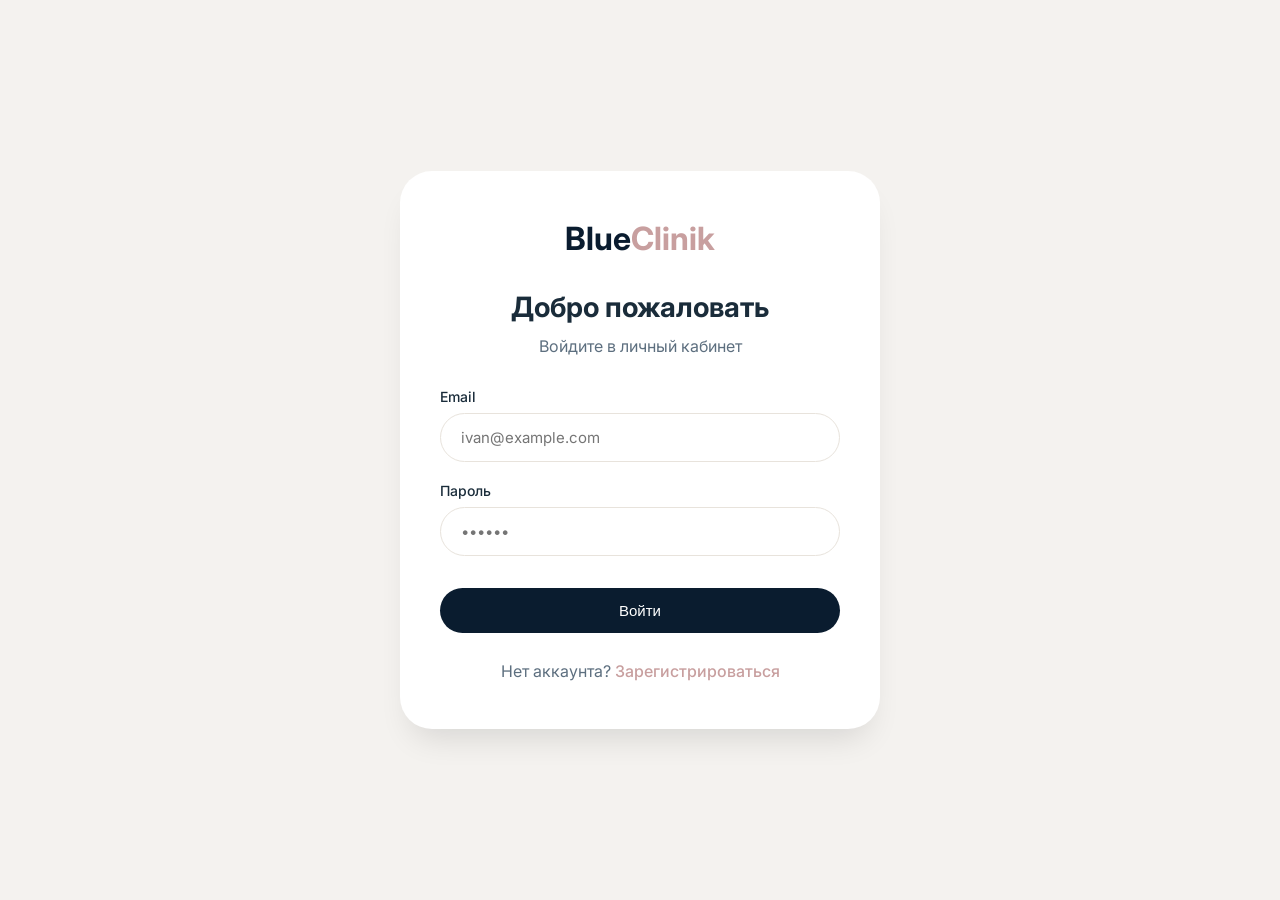
<file: blueclinik/admin.html>
<!DOCTYPE html>
<html lang="ru">
<head>
    <meta charset="UTF-8">
    <meta name="viewport" content="width=device-width, initial-scale=1.0">
    <title>Панель администратора | BlueClinik</title>
    <link href="https://fonts.googleapis.com/css2?family=Inter:opsz,wght@14..32,300;14..32,400;14..32,500;14..32,600;14..32,700&display=swap" rel="stylesheet">
    <link rel="stylesheet" href="https://cdnjs.cloudflare.com/ajax/libs/font-awesome/6.5.1/css/all.min.css">
    <style>
        * {
            margin: 0;
            padding: 0;
            box-sizing: border-box;
        }

        :root {
            --bg-page: #F4F2EF;
            --card-bg: #FFFFFF;
            --primary-dark: #0A1C2F;
            --primary-medium: #1F3E5C;
            --accent: #C89F9F;
            --accent-light: #F1E6E6;
            --text-dark: #1A2C3A;
            --text-medium: #5D6F7F;
            --text-light: #919EAB;
            --success: #4CAF50;
            --warning: #FFA726;
            --danger: #EF5350;
            --shadow: 0 8px 28px -6px rgba(0, 0, 0, 0.06);
            --shadow-hover: 0 20px 32px -12px rgba(0, 0, 0, 0.12);
            --transition: all 0.3s ease;
        }

        body {
            font-family: 'Inter', sans-serif;
            background: var(--bg-page);
            color: var(--text-dark);
        }

        .admin-header {
            background: var(--card-bg);
            box-shadow: var(--shadow);
            padding: 16px 0;
            position: sticky;
            top: 0;
            z-index: 100;
        }

        .container {
            max-width: 1400px;
            margin: 0 auto;
            padding: 0 40px;
        }

        .admin-nav {
            display: flex;
            justify-content: space-between;
            align-items: center;
            flex-wrap: wrap;
            gap: 16px;
        }

        .logo {
            font-size: 28px;
            font-weight: 700;
            text-decoration: none;
            color: var(--primary-dark);
        }

        .logo span {
            color: var(--accent);
        }

        .admin-badge {
            background: var(--accent-light);
            padding: 6px 16px;
            border-radius: 60px;
            font-size: 13px;
            font-weight: 600;
            color: var(--accent);
        }

        .btn {
            display: inline-flex;
            align-items: center;
            gap: 8px;
            padding: 10px 24px;
            font-weight: 500;
            border-radius: 60px;
            transition: var(--transition);
            cursor: pointer;
            border: none;
            font-size: 14px;
            text-decoration: none;
        }

        .btn-outline {
            background: transparent;
            border: 1.5px solid var(--primary-dark);
            color: var(--primary-dark);
        }

        .btn-outline:hover {
            background: var(--primary-dark);
            color: white;
        }

        .btn-primary {
            background: var(--primary-dark);
            color: white;
        }

        .btn-primary:hover {
            background: var(--primary-medium);
            transform: translateY(-2px);
        }

        .btn-danger {
            background: var(--danger);
            color: white;
        }

        .btn-danger:hover {
            background: #c62828;
        }

        .btn-sm {
            padding: 6px 14px;
            font-size: 12px;
        }

        .admin-main {
            padding: 40px 0;
        }

        .stats-grid {
            display: grid;
            grid-template-columns: repeat(4, 1fr);
            gap: 24px;
            margin-bottom: 40px;
        }

        .stat-card {
            background: var(--card-bg);
            border-radius: 24px;
            padding: 24px;
            display: flex;
            align-items: center;
            gap: 16px;
            box-shadow: var(--shadow);
            transition: var(--transition);
        }

        .stat-card:hover {
            transform: translateY(-4px);
            box-shadow: var(--shadow-hover);
        }

        .stat-icon {
            width: 56px;
            height: 56px;
            background: var(--accent-light);
            border-radius: 50%;
            display: flex;
            align-items: center;
            justify-content: center;
            font-size: 28px;
            color: var(--accent);
        }

        .stat-info h3 {
            font-size: 28px;
            font-weight: 700;
        }

        .stat-info p {
            color: var(--text-medium);
            font-size: 14px;
        }

        .tabs {
            display: flex;
            gap: 12px;
            margin-bottom: 28px;
            flex-wrap: wrap;
        }

        .tab-btn {
            background: var(--card-bg);
            border: none;
            padding: 12px 28px;
            border-radius: 60px;
            font-weight: 600;
            cursor: pointer;
            transition: var(--transition);
            font-family: inherit;
            font-size: 15px;
            box-shadow: var(--shadow);
        }

        .tab-btn.active {
            background: var(--primary-dark);
            color: white;
        }

        .tab-pane {
            display: none;
        }

        .tab-pane.active {
            display: block;
            animation: fadeIn 0.3s ease;
        }

        @keyframes fadeIn {
            from { opacity: 0; transform: translateY(10px); }
            to { opacity: 1; transform: translateY(0); }
        }

        .data-table {
            background: var(--card-bg);
            border-radius: 24px;
            overflow-x: auto;
            box-shadow: var(--shadow);
        }

        table {
            width: 100%;
            border-collapse: collapse;
        }

        th, td {
            padding: 16px 20px;
            text-align: left;
            border-bottom: 1px solid #E8E3DC;
        }

        th {
            background: #F8F6F3;
            font-weight: 600;
            color: var(--primary-dark);
        }

        tr:hover {
            background: var(--accent-light);
        }

        .status {
            padding: 4px 12px;
            border-radius: 60px;
            font-size: 12px;
            font-weight: 600;
            display: inline-block;
        }

        .status-upcoming {
            background: #E3F2FD;
            color: #1976D2;
        }

        .status-completed {
            background: #E8F5E9;
            color: #2E7D32;
        }

        .action-btns {
            display: flex;
            gap: 8px;
        }

        .icon-btn {
            background: none;
            border: none;
            cursor: pointer;
            font-size: 18px;
            padding: 4px 8px;
            border-radius: 8px;
            transition: var(--transition);
        }

        .icon-btn.delete {
            color: var(--danger);
        }

        .icon-btn.delete:hover {
            background: #FFEBEE;
        }

        .icon-btn.edit {
            color: var(--warning);
        }

        .icon-btn.edit:hover {
            background: #FFF3E0;
        }

        .modal {
            display: none;
            position: fixed;
            top: 0;
            left: 0;
            width: 100%;
            height: 100%;
            background: rgba(0, 0, 0, 0.5);
            z-index: 1000;
            align-items: center;
            justify-content: center;
        }

        .modal.active {
            display: flex;
        }

        .modal-content {
            background: var(--card-bg);
            border-radius: 32px;
            padding: 32px;
            max-width: 500px;
            width: 90%;
            max-height: 80vh;
            overflow-y: auto;
        }

        .modal-content h3 {
            margin-bottom: 24px;
        }

        .modal-content input,
        .modal-content select {
            width: 100%;
            padding: 12px 16px;
            border: 1px solid #E8E3DC;
            border-radius: 60px;
            margin-bottom: 16px;
            font-family: inherit;
        }

        .modal-buttons {
            display: flex;
            gap: 12px;
            margin-top: 20px;
        }

        .empty-state {
            text-align: center;
            padding: 48px;
            color: var(--text-medium);
        }

        .empty-state i {
            font-size: 48px;
            margin-bottom: 16px;
            color: var(--accent-light);
        }

        .search-bar {
            margin-bottom: 20px;
            display: flex;
            gap: 12px;
        }

        .search-bar input {
            flex: 1;
            padding: 12px 20px;
            border: 1px solid #E8E3DC;
            border-radius: 60px;
            font-family: inherit;
        }

        @media (max-width: 768px) {
            .container {
                padding: 0 20px;
            }
            .stats-grid {
                grid-template-columns: repeat(2, 1fr);
            }
            th, td {
                padding: 12px;
                font-size: 13px;
            }
        }
    </style>
</head>
<body>

<header class="admin-header">
    <div class="container">
        <div class="admin-nav">
            <a href="index.html" class="logo">Blue<span>Clinik</span></a>
            <div style="display: flex; align-items: center; gap: 16px;">
                <span class="admin-badge"><i class="fas fa-shield-alt"></i> Администратор</span>
                <span id="adminName" style="font-weight: 500;"></span>
                <a href="dashboard.html" class="btn btn-outline">
                    <i class="fas fa-user"></i> Личный кабинет
                </a>
                <button onclick="logout()" class="btn btn-outline">
                    <i class="fas fa-sign-out-alt"></i> Выйти
                </button>
            </div>
        </div>
    </div>
</header>

<main class="admin-main">
    <div class="container">
        <div class="stats-grid">
            <div class="stat-card">
                <div class="stat-icon"><i class="fas fa-users"></i></div>
                <div class="stat-info">
                    <h3 id="totalUsers">0</h3>
                    <p>Всего клиентов</p>
                </div>
            </div>
            <div class="stat-card">
                <div class="stat-icon"><i class="fas fa-user-md"></i></div>
                <div class="stat-info">
                    <h3 id="totalMasters">0</h3>
                    <p>Косметологов</p>
                </div>
            </div>
            <div class="stat-card">
                <div class="stat-icon"><i class="fas fa-calendar-check"></i></div>
                <div class="stat-info">
                    <h3 id="totalAppointments">0</h3>
                    <p>Всего записей</p>
                </div>
            </div>
            <div class="stat-card">
                <div class="stat-icon"><i class="fas fa-ruble-sign"></i></div>
                <div class="stat-info">
                    <h3 id="totalRevenue">0</h3>
                    <p>Выручка (₽)</p>
                </div>
            </div>
        </div>

        <div class="tabs">
            <button class="tab-btn active" data-tab="appointments"><i class="fas fa-calendar-check"></i> Записи</button>
            <button class="tab-btn" data-tab="users"><i class="fas fa-users"></i> Пользователи</button>
            <button class="tab-btn" data-tab="masters"><i class="fas fa-user-md"></i> Косметологи</button>
        </div>

        <div class="tab-pane active" id="appointmentsTab">
            <div class="search-bar">
                <input type="text" id="appointmentSearch" placeholder="Поиск по клиенту, услуге или врачу...">
            </div>
            <div class="data-table">
                <div id="appointmentsTableContainer"></div>
            </div>
        </div>

        <div class="tab-pane" id="usersTab">
            <div class="search-bar">
                <input type="text" id="userSearch" placeholder="Поиск по имени или email...">
            </div>
            <div class="data-table">
                <div id="usersTableContainer"></div>
            </div>
        </div>

        <div class="tab-pane" id="mastersTab">
            <div style="margin-bottom: 20px;">
                <button class="btn btn-primary" onclick="openAddMasterModal()">
                    <i class="fas fa-plus-circle"></i> Добавить косметолога
                </button>
            </div>
            <div class="data-table">
                <div id="mastersList"></div>
            </div>
        </div>
    </div>
</main>

<div id="editModal" class="modal">
    <div class="modal-content">
        <h3><i class="fas fa-edit"></i> Редактирование записи</h3>
        <input type="hidden" id="editAppointmentId">
        <input type="hidden" id="editUserId">
        <input type="text" id="editService" placeholder="Услуга">
        <input type="date" id="editDate">
        <input type="time" id="editTime">
        <input type="text" id="editDoctor" placeholder="Врач">
        <div class="modal-buttons">
            <button class="btn btn-primary" onclick="saveAppointmentEdit()">Сохранить</button>
            <button class="btn btn-outline" onclick="closeModal()">Отмена</button>
        </div>
    </div>
</div>

<div id="addMasterModal" class="modal">
    <div class="modal-content">
        <h3><i class="fas fa-user-md"></i> Добавить косметолога</h3>
        <input type="text" id="masterFullname" placeholder="ФИО">
        <input type="email" id="masterEmail" placeholder="Email">
        <input type="tel" id="masterPhone" placeholder="Телефон">
        <input type="password" id="masterPassword" placeholder="Пароль (мин. 6 символов)">
        <input type="text" id="masterSpecialization" placeholder="Специализация">
        <div class="modal-buttons">
            <button class="btn btn-primary" onclick="addMaster()">Добавить</button>
            <button class="btn btn-outline" onclick="closeAddMasterModal()">Отмена</button>
        </div>
    </div>
</div>

<script src="auth.js"></script>
<script>
    const currentUser = getCurrentUser();
    
    function checkAdminAccess() {
        if (!currentUser) {
            window.location.href = 'login.html';
            return false;
        }
        
        const isAdminEmail = currentUser.email === 'yusupova25@yandex.ru';
        const hasAdminFlag = currentUser.isAdmin === true;
        
        if (!isAdminEmail && !hasAdminFlag) {
            alert('Доступ запрещён. Только для администраторов.');
            window.location.href = 'dashboard.html';
            return false;
        }
        
        document.getElementById('adminName').textContent = currentUser.fullname;
        return true;
    }
    
    if (!checkAdminAccess()) {
        throw new Error('Access denied');
    }
    
    function getAllUsers() {
        return JSON.parse(localStorage.getItem('blueclinik_users') || '[]');
    }
    
    function saveAllUsers(users) {
        localStorage.setItem('blueclinik_users', JSON.stringify(users));
    }
    
    function getAllMasters() {
        const users = getAllUsers();
        return users.filter(u => u.role === 'master');
    }
    
    function getAllAppointments() {
        const users = getAllUsers();
        const allAppointments = [];
        
        users.forEach(user => {
            // Пропускаем мастеров (они не должны быть клиентами)
            if (user.role === 'master') return;
            
            const userAppointments = JSON.parse(localStorage.getItem(`appointments_${user.id}`) || '[]');
            userAppointments.forEach(apt => {
                allAppointments.push({
                    ...apt,
                    userId: user.id,
                    userFullname: user.fullname,
                    userEmail: user.email,
                    userPhone: user.phone
                });
            });
        });
        
        return allAppointments.sort((a, b) => new Date(b.date + 'T' + b.time) - new Date(a.date + 'T' + a.time));
    }
    
    function saveUserAppointments(userId, appointments) {
        localStorage.setItem(`appointments_${userId}`, JSON.stringify(appointments));
    }
    
    function updateStats() {
        const users = getAllUsers();
        const masters = getAllMasters();
        const appointments = getAllAppointments();
        
        const revenue = appointments.reduce((sum, apt) => sum + (apt.price || 0), 0);
        
        document.getElementById('totalUsers').textContent = users.filter(u => u.role === 'client').length;
        document.getElementById('totalMasters').textContent = masters.length;
        document.getElementById('totalAppointments').textContent = appointments.length;
        document.getElementById('totalRevenue').textContent = revenue.toLocaleString();
    }
    
    function formatDate(dateStr) {
        const months = ['янв', 'фев', 'мар', 'апр', 'мая', 'июн', 'июл', 'авг', 'сен', 'окт', 'ноя', 'дек'];
        const [year, month, day] = dateStr.split('-');
        return `${parseInt(day)} ${months[parseInt(month) - 1]} ${year}`;
    }
    
    function renderAppointmentsTable(searchTerm = '') {
        let appointments = getAllAppointments();
        
        if (searchTerm) {
            const term = searchTerm.toLowerCase();
            appointments = appointments.filter(apt => 
                apt.userFullname?.toLowerCase().includes(term) ||
                apt.userEmail?.toLowerCase().includes(term) ||
                apt.service?.toLowerCase().includes(term) ||
                apt.masterName?.toLowerCase().includes(term)
            );
        }
        
        const container = document.getElementById('appointmentsTableContainer');
        const now = new Date();
        
        if (appointments.length === 0) {
            container.innerHTML = `<div class="empty-state"><i class="fas fa-calendar-times"></i><p>Записей не найдено</p></div>`;
            return;
        }
        
        let html = `<table><thead><tr>
            <th>Клиент</th><th>Услуга</th><th>Врач</th><th>Дата</th><th>Время</th><th>Стоимость</th><th>Статус</th><th>Действия</th>
        </tr></thead><tbody>`;
        
        appointments.forEach(apt => {
            const aptDateTime = new Date(apt.date + 'T' + apt.time);
            const isUpcoming = aptDateTime > now;
            const statusClass = isUpcoming ? 'status-upcoming' : 'status-completed';
            const statusText = isUpcoming ? 'Предстоит' : 'Завершена';
            
            html += `<tr>
                <td><strong>${apt.userFullname || '—'}</strong><br><small>${apt.userEmail || ''}</small></td>
                <td>${apt.service || '—'}</td>
                <td>${apt.masterName || apt.doctor || '—'}</td>
                <td>${formatDate(apt.date)}</td>
                <td>${apt.time}</td>
                <td>${(apt.price || 0).toLocaleString()} ₽</td>
                <td><span class="status ${statusClass}">${statusText}</span></td>
                <td class="action-btns">
                    <button class="icon-btn edit" onclick="openEditModal(${apt.id}, ${apt.userId})"><i class="fas fa-pen"></i></button>
                    <button class="icon-btn delete" onclick="deleteAppointment(${apt.id}, ${apt.userId})"><i class="fas fa-trash"></i></button>
                </td>
            </tr>`;
        });
        
        html += `</tbody></table>`;
        container.innerHTML = html;
    }
    
    function renderUsersTable(searchTerm = '') {
        let users = getAllUsers().filter(u => u.role === 'client');
        
        if (searchTerm) {
            const term = searchTerm.toLowerCase();
            users = users.filter(user => 
                user.fullname?.toLowerCase().includes(term) ||
                user.email?.toLowerCase().includes(term) ||
                user.phone?.toLowerCase().includes(term)
            );
        }
        
        const container = document.getElementById('usersTableContainer');
        
        if (users.length === 0) {
            container.innerHTML = `<div class="empty-state"><i class="fas fa-users-slash"></i><p>Пользователей не найдено</p></div>`;
            return;
        }
        
        let html = `<table><thead><tr><th>ID</th><th>ФИО</th><th>Email</th><th>Телефон</th><th>Дата регистрации</th><th>Записей</th><th>Действия</th></tr></thead><tbody>`;
        
        users.forEach(user => {
            const userAppointments = JSON.parse(localStorage.getItem(`appointments_${user.id}`) || '[]');
            const appointmentsCount = userAppointments.length;
            
            html += `<tr>
                <td>${user.id}</td>
                <td><strong>${user.fullname || '—'}</strong></td>
                <td>${user.email || '—'}</td>
                <td>${user.phone || '—'}</td>
                <td>${user.createdAt ? new Date(user.createdAt).toLocaleDateString('ru-RU') : '—'}</td>
                <td>${appointmentsCount}</td>
                <td class="action-btns">
                    <button class="icon-btn delete" onclick="deleteUser(${user.id})"><i class="fas fa-user-minus"></i></button>
                </td>
            </tr>`;
        });
        
        html += `</tbody></table>`;
        container.innerHTML = html;
    }
    
    function renderMastersTable() {
        const masters = getAllMasters();
        const container = document.getElementById('mastersList');
        
        if (masters.length === 0) {
            container.innerHTML = `<div class="empty-state"><i class="fas fa-user-md"></i><p>Косметологи не добавлены</p><button class="btn btn-primary" onclick="openAddMasterModal()">Добавить первого косметолога</button></div>`;
            return;
        }
        
        let html = `<table><thead><tr><th>ID</th><th>ФИО</th><th>Email</th><th>Телефон</th><th>Специализация</th><th>Дата добавления</th><th>Действия</th></tr></thead><tbody>`;
        
        masters.forEach(master => {
            html += `<tr>
                <td>${master.id}</td>
                <td><strong>${master.fullname}</strong></td>
                <td>${master.email}</td>
                <td>${master.phone || '—'}</td>
                <td>${master.specialization || '—'}</td>
                <td>${master.createdAt ? new Date(master.createdAt).toLocaleDateString('ru-RU') : '—'}</td>
                <td class="action-btns">
                    <button class="icon-btn delete" onclick="deleteMaster(${master.id})"><i class="fas fa-trash"></i></button>
                </td>
            </tr>`;
        });
        
        html += `</tbody></table>`;
        container.innerHTML = html;
    }
    
    function openAddMasterModal() {
        document.getElementById('addMasterModal').classList.add('active');
    }
    
    function closeAddMasterModal() {
        document.getElementById('addMasterModal').classList.remove('active');
        document.getElementById('masterFullname').value = '';
        document.getElementById('masterEmail').value = '';
        document.getElementById('masterPhone').value = '';
        document.getElementById('masterPassword').value = '';
        document.getElementById('masterSpecialization').value = '';
    }
    
    function addMaster() {
        const fullname = document.getElementById('masterFullname').value.trim();
        const email = document.getElementById('masterEmail').value.trim();
        const phone = document.getElementById('masterPhone').value.trim();
        const password = document.getElementById('masterPassword').value;
        const specialization = document.getElementById('masterSpecialization').value.trim();
        
        if (!fullname || !email || !phone || !password) {
            alert('Заполните все обязательные поля');
            return;
        }
        
        if (password.length < 6) {
            alert('Пароль должен быть не менее 6 символов');
            return;
        }
        
        const result = createMasterByAdmin(fullname, email, phone, password, specialization);
        
        if (result.success) {
            alert(`Косметолог ${fullname} успешно добавлен!`);
            closeAddMasterModal();
            renderMastersTable();
            updateStats();
        } else {
            alert('Ошибка: ' + result.error);
        }
    }
    
    function deleteMaster(masterId) {
        if (confirm('Вы уверены, что хотите удалить этого косметолога? Все его данные и расписание будут удалены.')) {
            const result = deleteMaster(masterId);
            if (result.success) {
                alert('Косметолог удален');
                renderMastersTable();
                updateStats();
            } else {
                alert('Ошибка: ' + result.error);
            }
        }
    }
    
    function openEditModal(appointmentId, userId) {
        const appointments = getAllAppointments();
        const appointment = appointments.find(apt => apt.id === appointmentId && apt.userId === userId);
        
        if (appointment) {
            document.getElementById('editAppointmentId').value = appointmentId;
            document.getElementById('editUserId').value = userId;
            document.getElementById('editService').value = appointment.service || '';
            document.getElementById('editDate').value = appointment.date || '';
            document.getElementById('editTime').value = appointment.time || '';
            document.getElementById('editDoctor').value = appointment.doctor || '';
            document.getElementById('editModal').classList.add('active');
        }
    }
    
    function saveAppointmentEdit() {
        const appointmentId = parseInt(document.getElementById('editAppointmentId').value);
        const userId = parseInt(document.getElementById('editUserId').value);
        const newService = document.getElementById('editService').value;
        const newDate = document.getElementById('editDate').value;
        const newTime = document.getElementById('editTime').value;
        const newDoctor = document.getElementById('editDoctor').value;
        
        let userAppointments = JSON.parse(localStorage.getItem(`appointments_${userId}`) || '[]');
        const index = userAppointments.findIndex(apt => apt.id === appointmentId);
        
        if (index !== -1) {
            userAppointments[index] = {
                ...userAppointments[index],
                service: newService,
                date: newDate,
                time: newTime,
                doctor: newDoctor
            };
            saveUserAppointments(userId, userAppointments);
            closeModal();
            renderAppointmentsTable(document.getElementById('appointmentSearch').value);
            updateStats();
            alert('Запись обновлена');
        }
    }
    
    function deleteAppointment(appointmentId, userId) {
        if (confirm('Удалить эту запись?')) {
            let userAppointments = JSON.parse(localStorage.getItem(`appointments_${userId}`) || '[]');
            userAppointments = userAppointments.filter(apt => apt.id !== appointmentId);
            saveUserAppointments(userId, userAppointments);
            renderAppointmentsTable(document.getElementById('appointmentSearch').value);
            updateStats();
            alert('Запись удалена');
        }
    }
    
    function deleteUser(userId) {
        const user = getAllUsers().find(u => u.id === userId);
        if (!user) return;
        
        if (confirm(`Удалить пользователя "${user.fullname}"? Все его записи также будут удалены.`)) {
            localStorage.removeItem(`appointments_${userId}`);
            
            let users = getAllUsers();
            users = users.filter(u => u.id !== userId);
            saveAllUsers(users);
            
            renderUsersTable(document.getElementById('userSearch').value);
            updateStats();
            alert('Пользователь удалён');
        }
    }
    
    function closeModal() {
        document.getElementById('editModal').classList.remove('active');
    }
    
    function initTabs() {
        document.querySelectorAll('.tab-btn').forEach(btn => {
            btn.addEventListener('click', () => {
                document.querySelectorAll('.tab-btn').forEach(b => b.classList.remove('active'));
                btn.classList.add('active');
                
                document.querySelectorAll('.tab-pane').forEach(pane => pane.classList.remove('active'));
                document.getElementById(`${btn.dataset.tab}Tab`).classList.add('active');
                
                if (btn.dataset.tab === 'users') {
                    renderUsersTable(document.getElementById('userSearch').value);
                } else if (btn.dataset.tab === 'masters') {
                    renderMastersTable();
                } else {
                    renderAppointmentsTable(document.getElementById('appointmentSearch').value);
                }
            });
        });
    }
    
    function initSearch() {
        const appointmentSearch = document.getElementById('appointmentSearch');
        const userSearch = document.getElementById('userSearch');
        
        appointmentSearch.addEventListener('input', () => {
            renderAppointmentsTable(appointmentSearch.value);
        });
        
        userSearch.addEventListener('input', () => {
            renderUsersTable(userSearch.value);
        });
    }
    
    document.addEventListener('keydown', (e) => {
        if (e.key === 'Escape') closeModal();
    });
    
    function init() {
        initTabs();
        initSearch();
        updateStats();
        renderAppointmentsTable('');
        renderUsersTable('');
        renderMastersTable();
    }
    
    init();
</script>
</body>
</html>
</file>
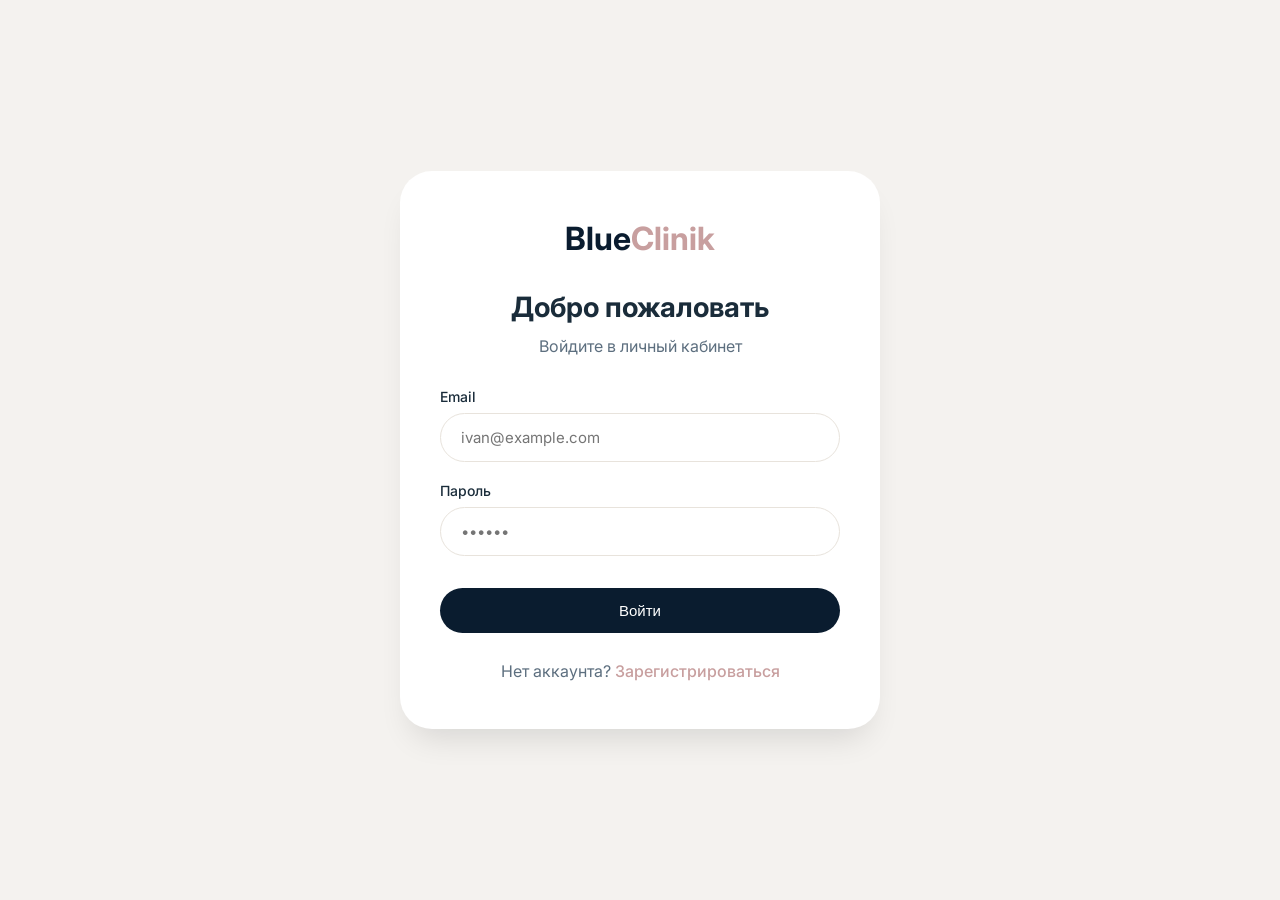
<file: blueclinik/dashboard.html>
<!DOCTYPE html>
<html lang="ru">
<head>
    <meta charset="UTF-8">
    <meta name="viewport" content="width=device-width, initial-scale=1.0, user-scalable=yes">
    <title>Личный кабинет | BlueClinik</title>
    <link href="https://fonts.googleapis.com/css2?family=Inter:opsz,wght@14..32,300;14..32,400;14..32,500;14..32,600;14..32,700&display=swap" rel="stylesheet">
    <link rel="stylesheet" href="https://cdnjs.cloudflare.com/ajax/libs/font-awesome/6.5.1/css/all.min.css">
    <style>
        * {
            margin: 0;
            padding: 0;
            box-sizing: border-box;
        }

        :root {
            --bg-page: #F4F2EF;
            --card-bg: #FFFFFF;
            --primary-dark: #0A1C2F;
            --primary-medium: #1F3E5C;
            --accent: #C89F9F;
            --accent-light: #F1E6E6;
            --text-dark: #1A2C3A;
            --text-medium: #5D6F7F;
            --text-light: #919EAB;
            --success: #4CAF50;
            --warning: #FFA726;
            --danger: #EF5350;
            --shadow: 0 8px 28px -6px rgba(0, 0, 0, 0.06);
            --shadow-hover: 0 20px 32px -12px rgba(0, 0, 0, 0.12);
            --transition: all 0.3s ease;
        }

        body {
            font-family: 'Inter', sans-serif;
            background-color: var(--bg-page);
            color: var(--text-dark);
            line-height: 1.5;
        }

        /* Анимации */
        @keyframes bellRing {
            0%, 100% { transform: rotate(0); }
            15% { transform: rotate(15deg); }
            30% { transform: rotate(-15deg); }
            45% { transform: rotate(10deg); }
            60% { transform: rotate(-10deg); }
            75% { transform: rotate(5deg); }
            90% { transform: rotate(-5deg); }
        }
        @keyframes pulse {
            0%, 100% { box-shadow: 0 0 0 0 rgba(200, 159, 159, 0.4); }
            50% { box-shadow: 0 0 0 12px rgba(200, 159, 159, 0); }
        }
        @keyframes slideIn {
            from { transform: translateX(100px); opacity: 0; }
            to { transform: translateX(0); opacity: 1; }
        }
        @keyframes blink {
            0%, 100% { opacity: 1; }
            50% { opacity: 0.3; }
        }

        /* Header */
        .dashboard-header {
            background: var(--card-bg);
            box-shadow: 0 2px 12px rgba(0,0,0,0.03);
            padding: 16px 0;
            position: sticky;
            top: 0;
            z-index: 100;
        }
        .container {
            max-width: 1280px;
            margin: 0 auto;
            padding: 0 40px;
        }
        .dashboard-nav {
            display: flex;
            justify-content: space-between;
            align-items: center;
            flex-wrap: wrap;
            gap: 16px;
        }
        .logo {
            font-size: 28px;
            font-weight: 700;
            text-decoration: none;
            color: var(--primary-dark);
            letter-spacing: -0.02em;
        }
        .logo span {
            color: var(--accent);
            font-weight: 400;
        }
        .dashboard-user {
            display: flex;
            align-items: center;
            gap: 16px;
        }
        .user-welcome {
            display: flex;
            align-items: center;
            gap: 8px;
            font-weight: 500;
        }
        .user-welcome i {
            color: var(--accent);
            font-size: 20px;
        }

        .btn {
            display: inline-flex;
            align-items: center;
            justify-content: center;
            gap: 8px;
            padding: 10px 24px;
            font-weight: 500;
            border-radius: 60px;
            transition: var(--transition);
            cursor: pointer;
            border: none;
            font-size: 14px;
            text-decoration: none;
            font-family: inherit;
        }
        .btn-primary {
            background: var(--primary-dark);
            color: white;
            box-shadow: var(--shadow);
        }
        .btn-primary:hover {
            background: var(--primary-medium);
            transform: translateY(-2px);
        }
        .btn-outline {
            background: transparent;
            border: 1.5px solid var(--primary-dark);
            color: var(--primary-dark);
        }
        .btn-outline:hover {
            background: var(--primary-dark);
            color: white;
        }
        .btn-sm {
            padding: 8px 18px;
            font-size: 13px;
            border-radius: 60px;
            cursor: pointer;
            font-family: inherit;
            font-weight: 500;
            transition: var(--transition);
            display: inline-flex;
            align-items: center;
            gap: 6px;
        }
        .btn-accent {
            background: var(--accent);
            color: white;
            border: none;
        }
        .btn-accent:hover {
            background: #B88888;
        }
        .btn-danger {
            background: #FFEBEE;
            color: var(--danger);
            border: none;
        }
        .btn-danger:hover {
            background: #FFCDD2;
        }

        /* Main */
        .dashboard-main {
            padding: 48px 0;
        }
        .dashboard-grid {
            display: grid;
            grid-template-columns: 300px 1fr;
            gap: 32px;
        }

        /* Sidebar */
        .dashboard-sidebar {
            background: var(--card-bg);
            border-radius: 32px;
            padding: 32px;
            text-align: center;
            box-shadow: var(--shadow);
            height: fit-content;
            position: sticky;
            top: 100px;
        }
        .user-avatar {
            width: 100px;
            height: 100px;
            background: var(--accent-light);
            border-radius: 50%;
            display: flex;
            align-items: center;
            justify-content: center;
            font-size: 48px;
            font-weight: 600;
            color: var(--accent);
            margin: 0 auto 20px;
        }
        .dashboard-sidebar h3 {
            margin-bottom: 8px;
            font-size: 20px;
        }
        .dashboard-sidebar p {
            color: var(--text-medium);
            margin: 6px 0;
            display: flex;
            align-items: center;
            justify-content: center;
            gap: 8px;
            font-size: 14px;
        }
        .dashboard-sidebar p i {
            width: 20px;
            color: var(--accent);
            text-align: center;
        }

        .stats-mini {
            display: flex;
            gap: 10px;
            margin-top: 24px;
        }
        .stat-mini {
            flex: 1;
            text-align: center;
            padding: 14px 8px;
            background: var(--bg-page);
            border-radius: 16px;
            transition: var(--transition);
        }
        .stat-mini:hover {
            background: var(--accent-light);
        }
        .stat-mini .number {
            font-size: 24px;
            font-weight: 700;
            color: var(--primary-dark);
            display: block;
        }
        .stat-mini .label {
            font-size: 11px;
            color: var(--text-medium);
            margin-top: 2px;
        }

        /* Content Cards */
        .dashboard-content {
            display: flex;
            flex-direction: column;
            gap: 24px;
        }
        .dashboard-card {
            background: var(--card-bg);
            border-radius: 28px;
            padding: 28px;
            box-shadow: var(--shadow);
            transition: var(--transition);
        }
        .dashboard-card:hover {
            box-shadow: var(--shadow-hover);
        }
        .dashboard-card h3 {
            margin-bottom: 16px;
            font-size: 20px;
            display: flex;
            align-items: center;
            gap: 10px;
        }
        .dashboard-card h3 i {
            color: var(--accent);
            font-size: 24px;
        }
        .dashboard-card > p {
            color: var(--text-medium);
            margin-bottom: 20px;
            line-height: 1.6;
        }

        /* Reminder Card */
        .reminder-card {
            animation: pulse 2s infinite;
        }
        .reminder-card.urgent {
            animation: none;
            box-shadow: 0 0 20px rgba(239, 83, 80, 0.3);
        }
        .reminder-icon {
            background: var(--accent-light);
            width: 56px;
            height: 56px;
            border-radius: 50%;
            display: flex;
            align-items: center;
            justify-content: center;
            flex-shrink: 0;
        }
        .reminder-icon i {
            color: var(--accent);
            font-size: 24px;
        }
        .reminder-icon.bell i {
            animation: bellRing 2s infinite;
        }
        .reminder-body h3 {
            margin-bottom: 4px;
        }
        .reminder-service {
            font-size: 18px;
            font-weight: 600;
            color: var(--primary-dark);
            margin-bottom: 4px;
        }
        .reminder-meta {
            color: var(--text-medium);
            margin-bottom: 12px;
            font-size: 14px;
        }
        .countdown-badge {
            display: inline-flex;
            align-items: center;
            gap: 6px;
            background: white;
            padding: 6px 14px;
            border-radius: 60px;
            font-weight: 600;
            font-size: 13px;
            margin-left: 8px;
        }
        .countdown-badge i {
            color: var(--accent);
        }
        .countdown-badge.urgent {
            color: var(--danger);
            animation: blink 1s infinite;
        }

        /* Promo */
        .promo-code {
            background: var(--accent-light);
            padding: 14px 22px;
            border-radius: 14px;
            font-weight: 700;
            color: var(--accent);
            letter-spacing: 1px;
            display: inline-flex;
            align-items: center;
            gap: 8px;
            font-family: monospace;
            font-size: 16px;
            cursor: pointer;
            transition: var(--transition);
            border: 1.5px dashed var(--accent);
            user-select: all;
        }
        .promo-code:hover {
            background: var(--accent);
            color: white;
            border-color: var(--accent);
        }

        /* Appointments */
        .appointments-list {
            margin: 16px 0 20px;
        }
        .appointment-item {
            padding: 16px;
            border-bottom: 1px solid #E8E3DC;
            display: flex;
            justify-content: space-between;
            align-items: center;
            gap: 12px;
            transition: var(--transition);
            border-radius: 12px;
        }
        .appointment-item:hover {
            background: var(--bg-page);
        }
        .appointment-item:last-child {
            border-bottom: none;
        }
        .appointment-info {
            display: flex;
            align-items: center;
            gap: 12px;
        }
        .appointment-info > i {
            font-size: 20px;
            width: 24px;
            text-align: center;
            flex-shrink: 0;
        }
        .appointment-details strong {
            display: block;
            margin-bottom: 2px;
        }
        .appointment-details small {
            color: var(--text-medium);
            font-size: 13px;
        }

        .empty-state {
            text-align: center;
            padding: 30px;
            color: var(--text-medium);
        }
        .empty-state i {
            font-size: 40px;
            display: block;
            margin-bottom: 12px;
            color: var(--accent-light);
        }

        /* Contacts */
        .contact-info {
            display: flex;
            flex-direction: column;
            gap: 12px;
        }
        .contact-item {
            display: flex;
            align-items: center;
            gap: 12px;
        }
        .contact-item i {
            width: 24px;
            color: var(--accent);
            font-size: 18px;
            text-align: center;
        }
        .contact-item a {
            color: var(--text-dark);
            text-decoration: none;
            transition: var(--transition);
        }
        .contact-item a:hover {
            color: var(--accent);
        }

        @media (max-width: 768px) {
            .dashboard-grid {
                grid-template-columns: 1fr;
            }
            .container {
                padding: 0 20px;
            }
            .dashboard-nav {
                flex-direction: column;
                align-items: flex-start;
            }
            .dashboard-user {
                width: 100%;
                justify-content: space-between;
                flex-wrap: wrap;
            }
            .dashboard-sidebar {
                position: static;
            }
            .stats-mini {
                flex-direction: column;
            }
        }
    </style>
</head>
<body>
    <header class="dashboard-header">
        <div class="container">
            <div class="dashboard-nav">
                <a href="index.html" class="logo">Blue<span>Clinik</span></a>
                <div class="dashboard-user">
                    <span class="user-welcome">
                        <i class="fas fa-user-circle"></i> 
                        <span id="userNameDisplay"></span>
                    </span>
                    <a href="index.html" class="btn btn-outline" style="padding: 8px 16px;">
                        <i class="fas fa-home"></i> На сайт
                    </a>
                    <a id="adminPanelBtn" href="admin.html" class="btn btn-primary" style="padding: 8px 16px; background: var(--accent); display: none;">
                        <i class="fas fa-shield-alt"></i> Админ-панель
                    </a>
                    <button onclick="logout()" class="btn btn-outline" style="padding: 8px 16px;">
                        <i class="fas fa-sign-out-alt"></i> Выйти
                    </button>
                </div>
            </div>
        </div>
    </header>
    
    <main class="dashboard-main">
        <div class="container">
            <div class="dashboard-grid">
                <!-- Sidebar -->
                <div class="dashboard-sidebar">
                    <div class="user-avatar" id="userAvatar"></div>
                    <h3 id="userFullname"></h3>
                    <p><i class="fas fa-envelope"></i> <span id="userEmail"></span></p>
                    <p><i class="fas fa-phone"></i> <span id="userPhone"></span></p>
                    <p><i class="fas fa-calendar-alt"></i> Клиент с <span id="userDate"></span></p>
                    
                    <div class="stats-mini">
                        <div class="stat-mini">
                            <span class="number" id="totalAppointments">0</span>
                            <span class="label">Всего записей</span>
                        </div>
                        <div class="stat-mini">
                            <span class="number" id="upcomingCount">0</span>
                            <span class="label">Предстоит</span>
                        </div>
                    </div>
                </div>
                
                <!-- Content -->
                <div class="dashboard-content">
                    <!-- Напоминание -->
                    <div class="dashboard-card reminder-card" id="reminderCard" style="display: none; background: linear-gradient(135deg, #FFF9F0 0%, #FFF5F5 100%); border-left: 4px solid var(--accent);">
                        <div style="display: flex; align-items: flex-start; gap: 16px;">
                            <div class="reminder-icon bell">
                                <i class="fas fa-bell"></i>
                            </div>
                            <div style="flex: 1;">
                                <h3 style="margin-bottom: 4px;">
                                    <i class="fas fa-bell" style="color: var(--accent); margin-right: 8px;"></i> Не забудьте о записи!
                                    <span style="font-size: 14px; font-weight: 400; color: var(--text-medium);" id="reminderTimeLabel"></span>
                                </h3>
                                <div class="reminder-service" id="reminderService"></div>
                                <div class="reminder-meta">
                                    <i class="far fa-calendar-alt"></i> <span id="reminderDate"></span> в <span id="reminderTimeFull"></span>
                                    &nbsp;|&nbsp;
                                    <i class="fas fa-user-md"></i> <span id="reminderSpecialist"></span>
                                </div>
                                <div style="display: flex; gap: 8px; flex-wrap: wrap;">
                                    <button class="btn btn-sm btn-accent" onclick="addToCalendar()">
                                        <i class="far fa-calendar-plus"></i> В календарь
                                    </button>
                                    <a href="tel:+73832990023" class="btn btn-sm btn-outline">
                                        <i class="fas fa-phone"></i> Позвонить
                                    </a>
                                    <button class="btn btn-sm btn-outline" onclick="rescheduleAppointment()">
                                        <i class="fas fa-exchange-alt"></i> Перенести
                                    </button>
                                </div>
                            </div>
                        </div>
                    </div>

                    <!-- Записи -->
                    <div class="dashboard-card">
                        <h3><i class="fas fa-calendar-check"></i> Мои записи</h3>
                        <div id="appointmentsList" class="appointments-list">
                            <div class="empty-state">
                                <i class="fas fa-inbox"></i>
                                <p>У вас пока нет записей</p>
                            </div>
                        </div>
                        <a href="booking.html" class="btn btn-primary">
                            <i class="fas fa-plus-circle"></i> Записаться на процедуру
                        </a>
                    </div>
                    
                    <!-- Промокод -->
                    <div class="dashboard-card">
                        <h3><i class="fas fa-gift"></i> Персональные предложения</h3>
                        <p>Специальная скидка <strong>10%</strong> на первую процедуру для новых клиентов! Покажите промокод администратору или назовите при записи.</p>
                        <div class="promo-code" onclick="copyPromoCode('BLUE10')" title="Нажмите, чтобы скопировать">
                            <i class="fas fa-tag"></i> BLUE10
                        </div>
                        <small style="display: block; margin-top: 8px; color: var(--text-light);"><i class="fas fa-hand-point-up" style="margin-right: 4px;"></i> Нажмите на код, чтобы скопировать</small>
                    </div>
                    
                    <!-- Контакты -->
                    <div class="dashboard-card">
                        <h3><i class="fas fa-phone-alt"></i> Связаться с клиникой</h3>
                        <div class="contact-info">
                            <div class="contact-item">
                                <i class="fas fa-phone"></i> 
                                <a href="tel:+73832990023">8 383 299-00-23</a>
                            </div>
                            <div class="contact-item">
                                <i class="fas fa-envelope"></i> 
                                <a href="mailto:info@blueclinik.ru">info@blueclinik.ru</a>
                            </div>
                            <div class="contact-item">
                                <i class="fas fa-map-marker-alt"></i> 
                                <span>Новосибирск, ул. Немировича-Данченко 158</span>
                            </div>
                            <div class="contact-item">
                                <i class="far fa-clock"></i> 
                                <span>пн–вс 09:00–21:00</span>
                            </div>
                        </div>
                    </div>
                </div>
            </div>
        </div>
    </main>

    <script src="auth.js"></script>
    <script>
        // Проверка авторизации
        const currentUser = getCurrentUser();
        if (!currentUser) {
            window.location.href = 'login.html';
        }
        
        // Заполнение профиля
        document.getElementById('userAvatar').textContent = currentUser.fullname.charAt(0).toUpperCase();
        document.getElementById('userFullname').textContent = currentUser.fullname;
        document.getElementById('userEmail').textContent = currentUser.email;
        document.getElementById('userPhone').textContent = currentUser.phone || 'Не указан';
        document.getElementById('userNameDisplay').textContent = currentUser.fullname;
        
        // Дата регистрации
        if (currentUser.createdAt) {
            const date = new Date(currentUser.createdAt);
            document.getElementById('userDate').textContent = date.toLocaleDateString('ru-RU', {
                day: 'numeric',
                month: 'long',
                year: 'numeric'
            });
        } else {
            document.getElementById('userDate').textContent = 'сегодня';
        }
        
        // Форматирование даты
        function formatDate(dateStr) {
            const months = ['января', 'февраля', 'марта', 'апреля', 'мая', 'июня', 
                           'июля', 'августа', 'сентября', 'октября', 'ноября', 'декабря'];
            const [year, month, day] = dateStr.split('-');
            return `${parseInt(day)} ${months[parseInt(month) - 1]} ${year}`;
        }
        
        // Загрузка записей + напоминание
        function loadAppointments() {
            const appointments = JSON.parse(localStorage.getItem(`appointments_${currentUser.id}`) || '[]');
            const container = document.getElementById('appointmentsList');
            
            document.getElementById('totalAppointments').textContent = appointments.length;
            
            const now = new Date();
            
            // Предстоящие записи
            let upcomingAppointments = appointments.filter(apt => {
                const aptDate = new Date(apt.date + 'T' + apt.time);
                return aptDate > now;
            });
            
            upcomingAppointments.sort((a, b) => {
                return new Date(a.date + 'T' + a.time) - new Date(b.date + 'T' + b.time);
            });
            
            const nextAppointment = upcomingAppointments[0];
            document.getElementById('upcomingCount').textContent = upcomingAppointments.length;
            
            // Показываем/обновляем напоминание
            const reminderCard = document.getElementById('reminderCard');
            if (nextAppointment) {
                const aptDate = new Date(nextAppointment.date + 'T' + nextAppointment.time);
                const diffMs = aptDate - now;
                const daysUntil = Math.ceil(diffMs / (1000 * 60 * 60 * 24));
                const hoursUntil = Math.ceil(diffMs / (1000 * 60 * 60));
                
                document.getElementById('reminderService').textContent = nextAppointment.service;
                document.getElementById('reminderDate').textContent = formatDate(nextAppointment.date);
                document.getElementById('reminderTimeFull').textContent = nextAppointment.time;
                document.getElementById('reminderSpecialist').textContent = nextAppointment.masterName || nextAppointment.doctor || 'Специалист клиники';
                
                // Сохраняем данные для добавления в календарь
                reminderCard.dataset.service = nextAppointment.service;
                reminderCard.dataset.date = nextAppointment.date;
                reminderCard.dataset.time = nextAppointment.time;
                
                let timeMessage = '';
                let countdownHTML = '';
                
                if (hoursUntil <= 2 && daysUntil === 0) {
                    timeMessage = '<i class="fas fa-fire" style="margin-right: 4px;"></i> Уже совсем скоро!';
                    countdownHTML = `<span class="countdown-badge urgent"><i class="fas fa-hourglass-half"></i> Через ${hoursUntil} ч.</span>`;
                    reminderCard.style.borderLeftColor = 'var(--danger)';
                    reminderCard.classList.add('urgent');
                    document.querySelector('.reminder-icon').classList.remove('bell');
                    document.querySelector('.reminder-icon i').style.animation = 'none';
                } else if (daysUntil === 0) {
                    timeMessage = '<i class="fas fa-calendar-day" style="margin-right: 4px;"></i> Сегодня!';
                    countdownHTML = `<span class="countdown-badge"><i class="fas fa-clock"></i> Через ${hoursUntil} ч.</span>`;
                    reminderCard.style.borderLeftColor = 'var(--accent)';
                    reminderCard.classList.remove('urgent');
                } else if (daysUntil === 1) {
                    timeMessage = '<i class="fas fa-calendar-day" style="margin-right: 4px;"></i> Завтра!';
                    countdownHTML = `<span class="countdown-badge"><i class="fas fa-moon"></i> Завтра</span>`;
                    reminderCard.style.borderLeftColor = '#FFA726';
                    reminderCard.classList.remove('urgent');
                } else if (daysUntil <= 3) {
                    timeMessage = `Через ${daysUntil} дня`;
                    countdownHTML = `<span class="countdown-badge"><i class="fas fa-calendar-day"></i> ${daysUntil} дн.</span>`;
                    reminderCard.style.borderLeftColor = 'var(--accent)';
                    reminderCard.classList.remove('urgent');
                } else {
                    timeMessage = `Через ${daysUntil} дней`;
                    countdownHTML = '';
                    reminderCard.style.borderLeftColor = 'var(--accent)';
                    reminderCard.classList.remove('urgent');
                }
                
                document.getElementById('reminderTimeLabel').innerHTML = timeMessage + countdownHTML;
                reminderCard.style.display = 'block';
            } else {
                reminderCard.style.display = 'none';
            }
            
            // Список всех записей
            if (appointments.length === 0) {
                container.innerHTML = `
                    <div class="empty-state">
                        <i class="fas fa-inbox"></i>
                        <p>У вас пока нет записей</p>
                    </div>`;
                return;
            }
            
            appointments.sort((a, b) => {
                return new Date(b.date + 'T' + b.time) - new Date(a.date + 'T' + b.time);
            });
            
            container.innerHTML = appointments.map(apt => {
                const aptDate = new Date(apt.date + 'T' + apt.time);
                const isUpcoming = aptDate > now;
                const isNext = apt === nextAppointment;
                const icon = isUpcoming ? 'fa-calendar-alt' : 'fa-check-circle';
                const iconColor = isUpcoming ? 'var(--accent)' : 'var(--success)';
                const diffMs = aptDate - now;
                const daysUntil = Math.ceil(diffMs / (1000 * 60 * 60 * 24));
                
                let timeLabel = '';
                if (isUpcoming) {
                    if (daysUntil === 0) timeLabel = ' (сегодня)';
                    else if (daysUntil === 1) timeLabel = ' (завтра)';
                    else timeLabel = ` (через ${daysUntil} дн.)`;
                } else {
                    timeLabel = ' (завершена)';
                }
                
                return `
                    <div class="appointment-item" style="${isNext ? 'background: #FFF9F5;' : ''}">
                        <div class="appointment-info">
                            <i class="fas ${icon}" style="color: ${iconColor};"></i>
                            <div class="appointment-details">
                                <strong>
                                    ${isNext ? '<i class="fas fa-star" style="color: #FFD700; margin-right: 4px;"></i> ' : ''}${apt.service}
                                </strong>
                                <small>
                                    <i class="far fa-calendar-alt"></i> 
                                    ${formatDate(apt.date)} в ${apt.time}${timeLabel}
                                    ${apt.specialist ? ` | <i class="fas fa-user-md" style="color: var(--accent); margin-right: 2px;"></i> ${apt.specialist}` : ''}
                                </small>
                            </div>
                        </div>
                        ${isUpcoming ? `
                            <div style="display: flex; gap: 8px;">
                                <button class="btn btn-sm btn-outline" onclick="setReschedule(${apt.id})">
                                    <i class="fas fa-exchange-alt"></i> Перенести
                                </button>
                                <button class="btn btn-sm btn-danger" onclick="cancelAppointment(${apt.id})">
                                    <i class="fas fa-times"></i> Отменить
                                </button>
                            </div>
                        ` : ''}
                    </div>
                `;
            }).join('');
        }
        
        function setReschedule(id) {
            const appointments = JSON.parse(localStorage.getItem(`appointments_${currentUser.id}`) || '[]');
            const appointment = appointments.find(apt => apt.id === id);
            
            if (appointment) {
                sessionStorage.setItem('rescheduleData', JSON.stringify({
                    oldId: id,
                    oldDate: appointment.date,
                    oldTime: appointment.time,
                    masterId: appointment.masterId,
                    service: appointment.service
                }));
                window.location.href = 'booking.html?reschedule=true';
            }
        }



        // Отмена записи
        function cancelAppointment(id) {
            if (!confirm('Вы уверены, что хотите отменить запись?')) return;
            
            let appointments = JSON.parse(localStorage.getItem(`appointments_${currentUser.id}`) || '[]');
            appointments = appointments.filter(apt => apt.id !== id);
            localStorage.setItem(`appointments_${currentUser.id}`, JSON.stringify(appointments));
            loadAppointments();
            showNotification('Запись успешно отменена');
        }
        
        function showAdminButtonIfNeeded() {
            const currentUser = getCurrentUser();
            const adminBtn = document.getElementById('adminPanelBtn');
            
            if (adminBtn) {
                const isAdminEmail = currentUser && currentUser.email === 'yusupova25@yandex.ru';
                const hasAdminFlag = currentUser && currentUser.isAdmin === true;
                
                if (isAdminEmail || hasAdminFlag) {
                    adminBtn.style.display = 'inline-flex';
                } else {
                    adminBtn.style.display = 'none';
                }
            }
        }

        // Перенос ближайшей записи (для кнопки в напоминании)
        function rescheduleAppointment() {
            const appointments = JSON.parse(localStorage.getItem(`appointments_${currentUser.id}`) || '[]');
            const now = new Date();
            const upcomingAppointments = appointments.filter(apt => {
                const aptDate = new Date(apt.date + 'T' + apt.time);
                return aptDate > now;
            });
            upcomingAppointments.sort((a, b) => new Date(a.date + 'T' + a.time) - new Date(b.date + 'T' + b.time));
            
            const appointment = upcomingAppointments[0];
            
            if (appointment) {
                sessionStorage.setItem('rescheduleData', JSON.stringify({
                    oldId: appointment.id,
                    oldDate: appointment.date,
                    oldTime: appointment.time,
                    masterId: appointment.masterId,
                    service: appointment.service
                }));
                window.location.href = 'booking.html?reschedule=true';
            } else {
                showNotification('Нет предстоящих записей для переноса');
            }
        }
        
        // Добавление в календарь
        function addToCalendar() {
            const card = document.getElementById('reminderCard');
            const service = card.dataset.service;
            const date = card.dataset.date;
            const time = card.dataset.time;
            
            const startTime = new Date(date + 'T' + time);
            const endTime = new Date(startTime.getTime() + 60 * 60 * 1000); // +1 час
            
            const formatForICS = (d) => {
                return d.toISOString().replace(/[-:]/g, '').replace(/\.\d{3}/, '');
            };
            
            const icsContent = [
                'BEGIN:VCALENDAR',
                'VERSION:2.0',
                'BEGIN:VEVENT',
                `DTSTART:${formatForICS(startTime)}`,
                `DTEND:${formatForICS(endTime)}`,
                `SUMMARY:${service} | BlueClinik`,
                `DESCRIPTION:Процедура в BlueClinik\\nАдрес: Новосибирск, ул. Немировича-Данченко 158\\nТелефон: +7 383 299-00-23`,
                `LOCATION:BlueClinik, ул. Немировича-Данченко 158, Новосибирск`,
                'END:VEVENT',
                'END:VCALENDAR'
            ].join('\r\n');
            
            const blob = new Blob([icsContent], { type: 'text/calendar;charset=utf-8' });
            const link = document.createElement('a');
            link.href = URL.createObjectURL(blob);
            link.download = `blueclinik-${date}.ics`;
            document.body.appendChild(link);
            link.click();
            document.body.removeChild(link);
            
            showNotification('<i class="fas fa-calendar-check" style="margin-right: 4px;"></i> Запись добавлена в календарь!');
        }
        
        // Копирование промокода
        function copyPromoCode(code) {
            navigator.clipboard.writeText(code).then(() => {
                showNotification('✅ Промокод скопирован: ' + code);
            }).catch(() => {
                prompt('Скопируйте промокод:', code);
            });
        }
        
        // Уведомления
        function showNotification(message) {
            const notification = document.createElement('div');
            notification.style.cssText = `
                position: fixed;
                bottom: 30px;
                right: 30px;
                background: var(--primary-dark);
                color: white;
                padding: 16px 24px;
                border-radius: 16px;
                font-weight: 500;
                z-index: 9999;
                animation: slideIn 0.3s ease;
                box-shadow: var(--shadow-hover);
                max-width: 400px;
            `;
            notification.textContent = message;
            document.body.appendChild(notification);
            
            setTimeout(() => {
                notification.style.opacity = '0';
                notification.style.transition = 'opacity 0.3s';
                setTimeout(() => notification.remove(), 300);
            }, 2500);
        }
        

        
        // Инициализация
        loadAppointments();
        showAdminButtonIfNeeded();
    </script>
</body>
</html>
</file>
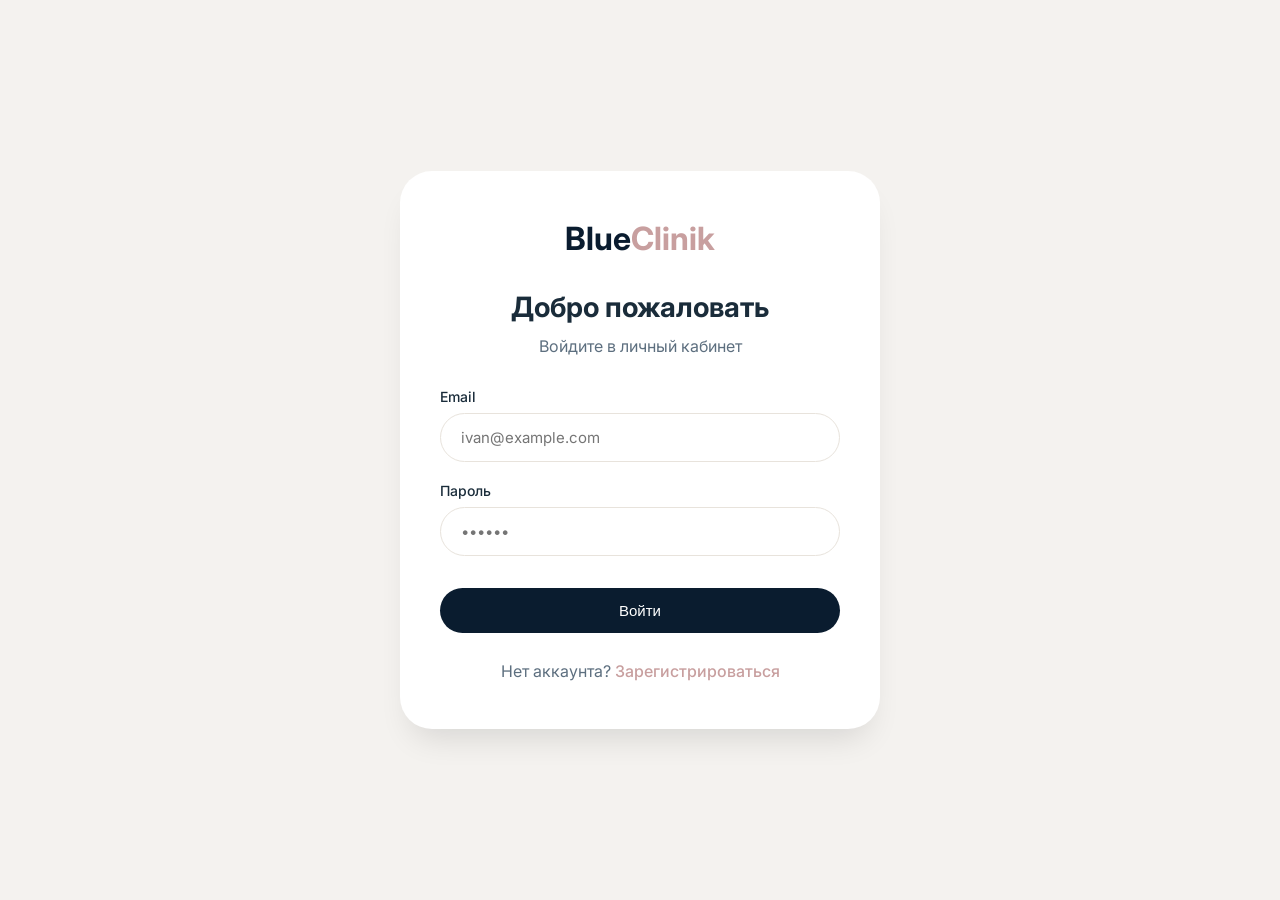
<file: blueclinik/login.html>
<!DOCTYPE html>
<html lang="ru">
<head>
    <meta charset="UTF-8">
    <meta name="viewport" content="width=device-width, initial-scale=1.0">
    <title>Вход | BlueClinik</title>
    <link href="https://fonts.googleapis.com/css2?family=Inter:opsz,wght@14..32,300;14..32,400;14..32,500;14..32,600;14..32,700&display=swap" rel="stylesheet">
    <link rel="stylesheet" href="https://cdnjs.cloudflare.com/ajax/libs/font-awesome/6.5.1/css/all.min.css">
    <style>
        * {
            margin: 0;
            padding: 0;
            box-sizing: border-box;
        }

        :root {
            --bg-page: #F4F2EF;
            --card-bg: #FFFFFF;
            --primary-dark: #0A1C2F;
            --primary-medium: #1F3E5C;
            --accent: #C89F9F;
            --accent-light: #F1E6E6;
            --text-dark: #1A2C3A;
            --text-medium: #5D6F7F;
            --shadow: 0 8px 28px -6px rgba(0, 0, 0, 0.06);
            --shadow-hover: 0 20px 32px -12px rgba(0, 0, 0, 0.12);
        }

        body {
            font-family: 'Inter', sans-serif;
            background-color: var(--bg-page);
            color: var(--text-dark);
            min-height: 100vh;
        }

        .auth-container {
            min-height: 100vh;
            display: flex;
            align-items: center;
            justify-content: center;
            padding: 20px;
        }

        .auth-card {
            background: var(--card-bg);
            border-radius: 32px;
            padding: 48px 40px;
            max-width: 480px;
            width: 100%;
            box-shadow: var(--shadow-hover);
            text-align: center;
        }

        .auth-logo {
            font-size: 32px;
            font-weight: 700;
            text-decoration: none;
            color: var(--primary-dark);
            display: inline-block;
            margin-bottom: 32px;
        }

        .auth-logo span {
            color: var(--accent);
        }

        .auth-card h2 {
            font-size: 28px;
            margin-bottom: 12px;
        }

        .auth-subtitle {
            color: var(--text-medium);
            margin-bottom: 32px;
        }

        .auth-form .form-group {
            text-align: left;
            margin-bottom: 20px;
        }

        .auth-form label {
            display: block;
            margin-bottom: 8px;
            font-weight: 500;
            font-size: 14px;
        }

        .auth-form input {
            width: 100%;
            padding: 14px 20px;
            border: 1.5px solid #E8E3DC;
            border-radius: 60px;
            font-family: inherit;
            font-size: 15px;
            transition: all 0.3s;
        }

        .auth-form input:focus {
            outline: none;
            border-color: var(--accent);
        }

        .btn {
            display: inline-flex;
            align-items: center;
            justify-content: center;
            gap: 8px;
            padding: 14px 28px;
            font-weight: 500;
            border-radius: 60px;
            transition: all 0.3s ease;
            cursor: pointer;
            border: none;
            font-size: 15px;
            text-decoration: none;
        }

        .btn-primary {
            background: var(--primary-dark);
            color: white;
        }

        .btn-primary:hover {
            background: var(--primary-medium);
            transform: translateY(-2px);
        }

        .btn-full {
            width: 100%;
            margin-top: 12px;
        }

        .auth-footer {
            margin-top: 28px;
            color: var(--text-medium);
        }

        .auth-footer a {
            color: var(--accent);
            text-decoration: none;
            font-weight: 500;
        }

        .error-message {
            margin-bottom: 24px;
            background: #FEF3F2;
            border-radius: 16px;
            padding: 12px;
            color: #D32F2F;
            font-size: 14px;
            display: none;
        }

        .error-message.show {
            display: block;
        }
    </style>
</head>
<body>
    <div class="auth-container">
        <div class="auth-card">
            <a href="index.html" class="auth-logo">Blue<span>Clinik</span></a>
            <h2>Добро пожаловать</h2>
            <p class="auth-subtitle">Войдите в личный кабинет</p>
            
            <div id="errorMessage" class="error-message"></div>
            
            <form id="loginForm" class="auth-form">
                <div class="form-group">
                    <label>Email</label>
                    <input type="email" id="email" placeholder="ivan@example.com" required>
                </div>
                <div class="form-group">
                    <label>Пароль</label>
                    <input type="password" id="password" placeholder="••••••" required>
                </div>
                <button type="submit" class="btn btn-primary btn-full">
                    Войти
                </button>
            </form>
            <p class="auth-footer">
                Нет аккаунта? <a href="register.html">Зарегистрироваться</a>
            </p>
        </div>
    </div>

    <script src="auth.js"></script>
    <script>
        document.getElementById('loginForm').addEventListener('submit', function(e) {
            e.preventDefault();
            
            const email = document.getElementById('email').value.trim();
            const password = document.getElementById('password').value;
            const errorDiv = document.getElementById('errorMessage');
            errorDiv.classList.remove('show');
            
            if (!email || !password) {
                errorDiv.innerHTML = 'Пожалуйста, заполните все поля';
                errorDiv.classList.add('show');
                return;
            }
            
            const result = login(email, password);
            
            if (result.success) {
                const user = getCurrentUser();
                
                // Перенаправление по роли
                if (user.role === 'admin') {
                    window.location.href = 'admin.html';
                } else if (user.role === 'master') {
                    window.location.href = 'master-dashboard.html';
                } else {
                    window.location.href = 'dashboard.html';
                }
            } else {
                errorDiv.innerHTML = result.error;
                errorDiv.classList.add('show');
            }
        });
    </script>
</body>
</html>
</file>
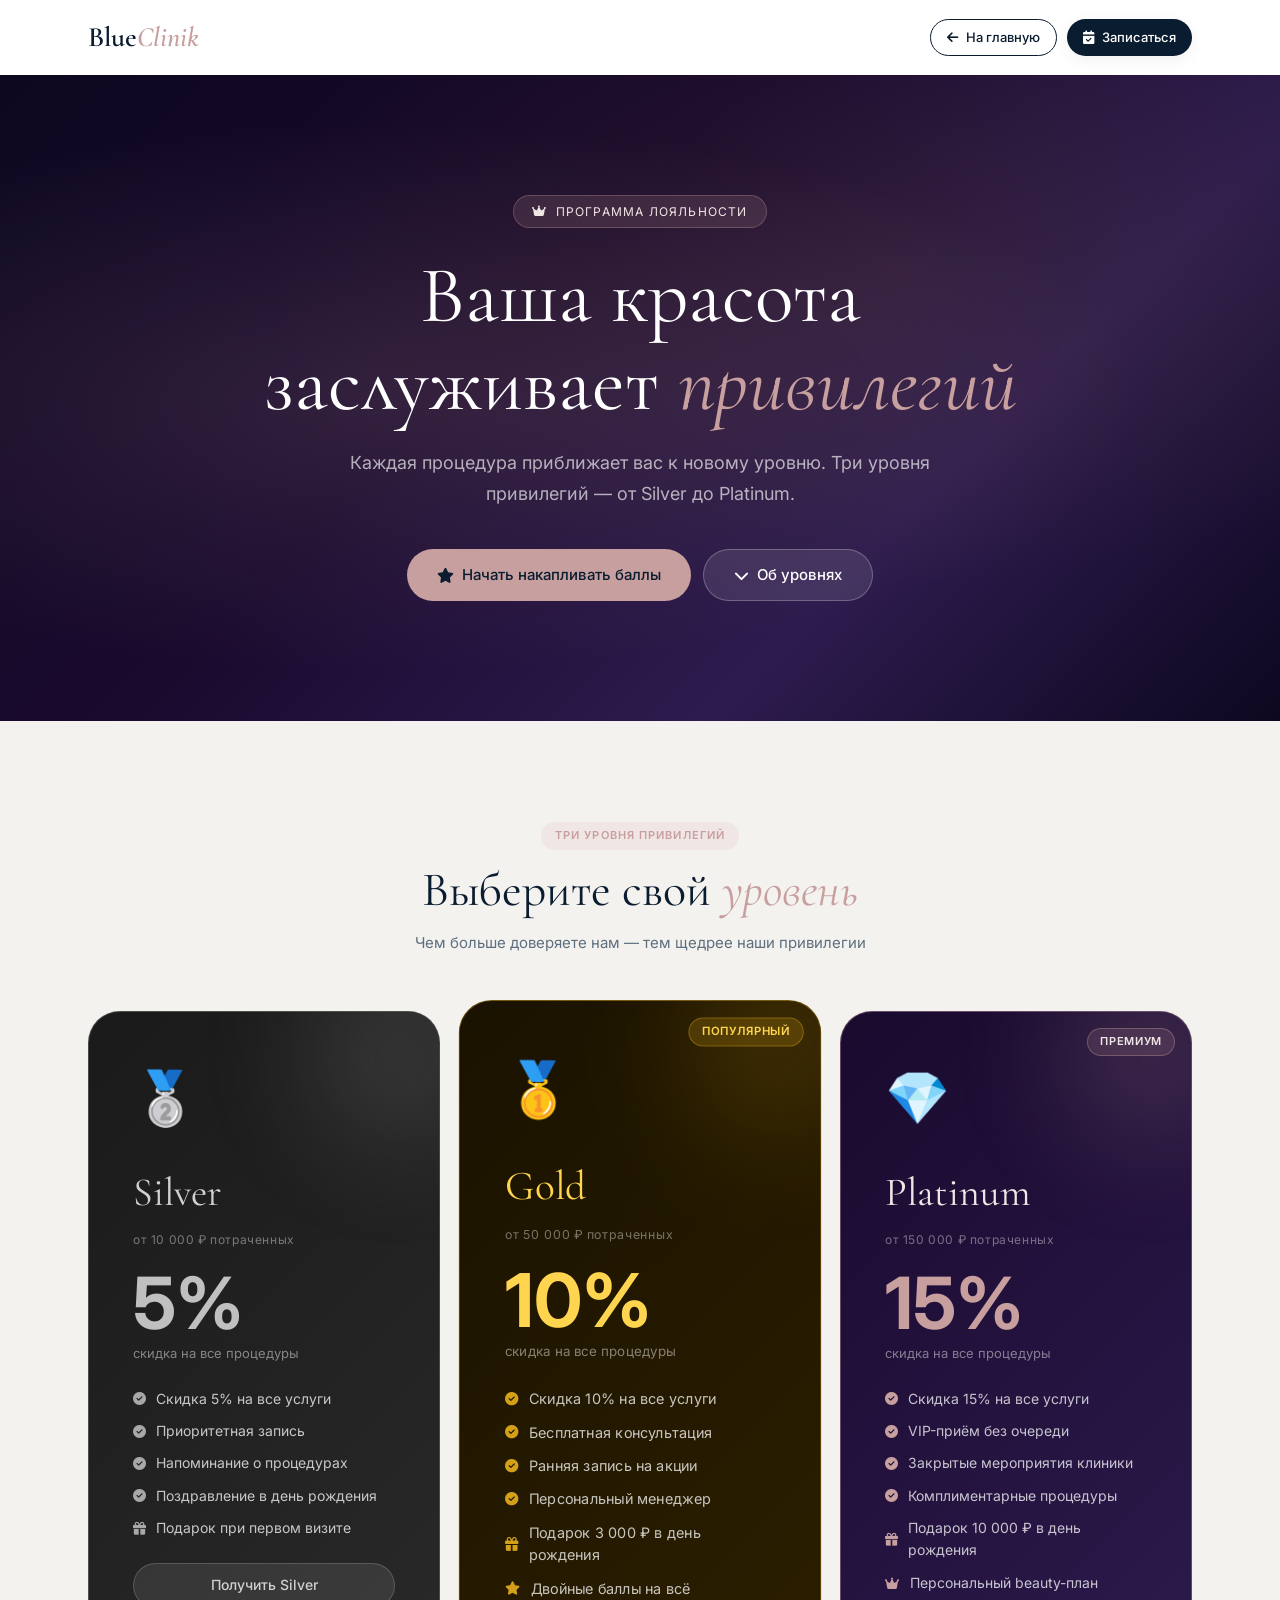
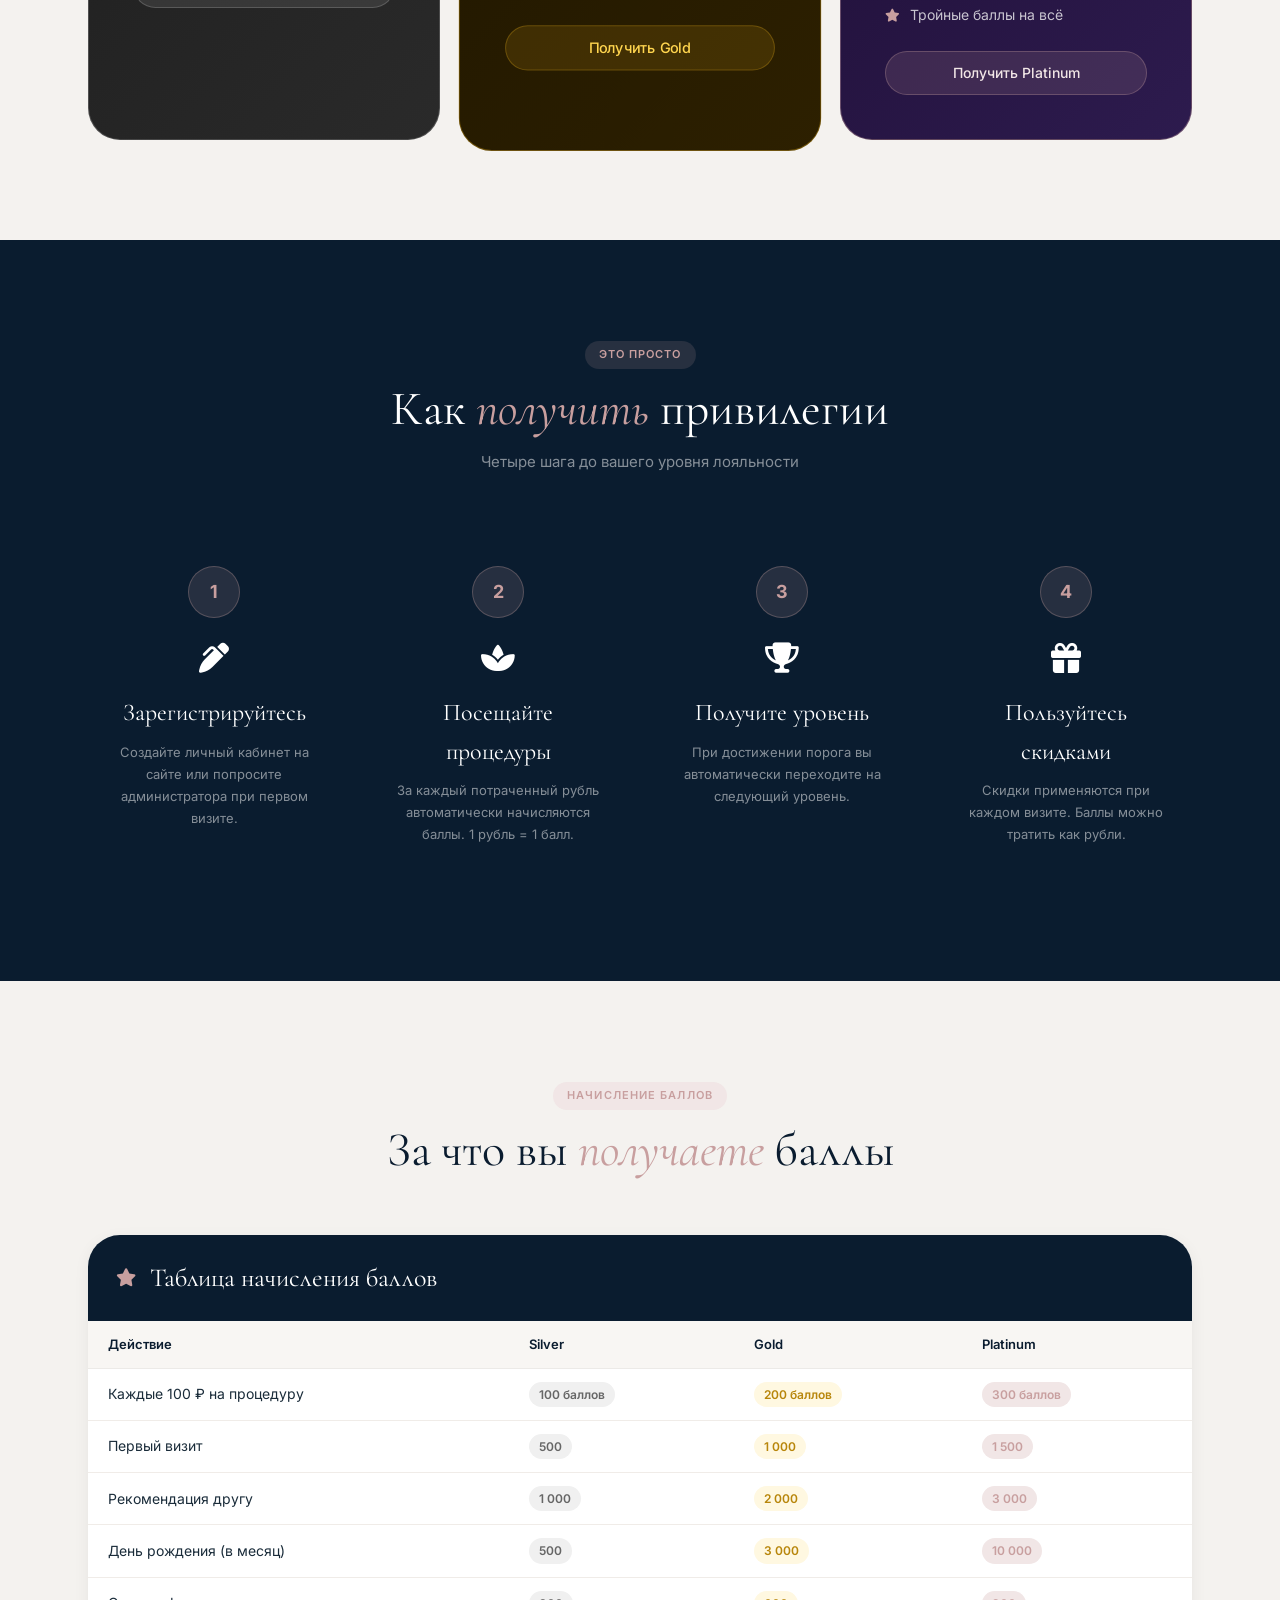
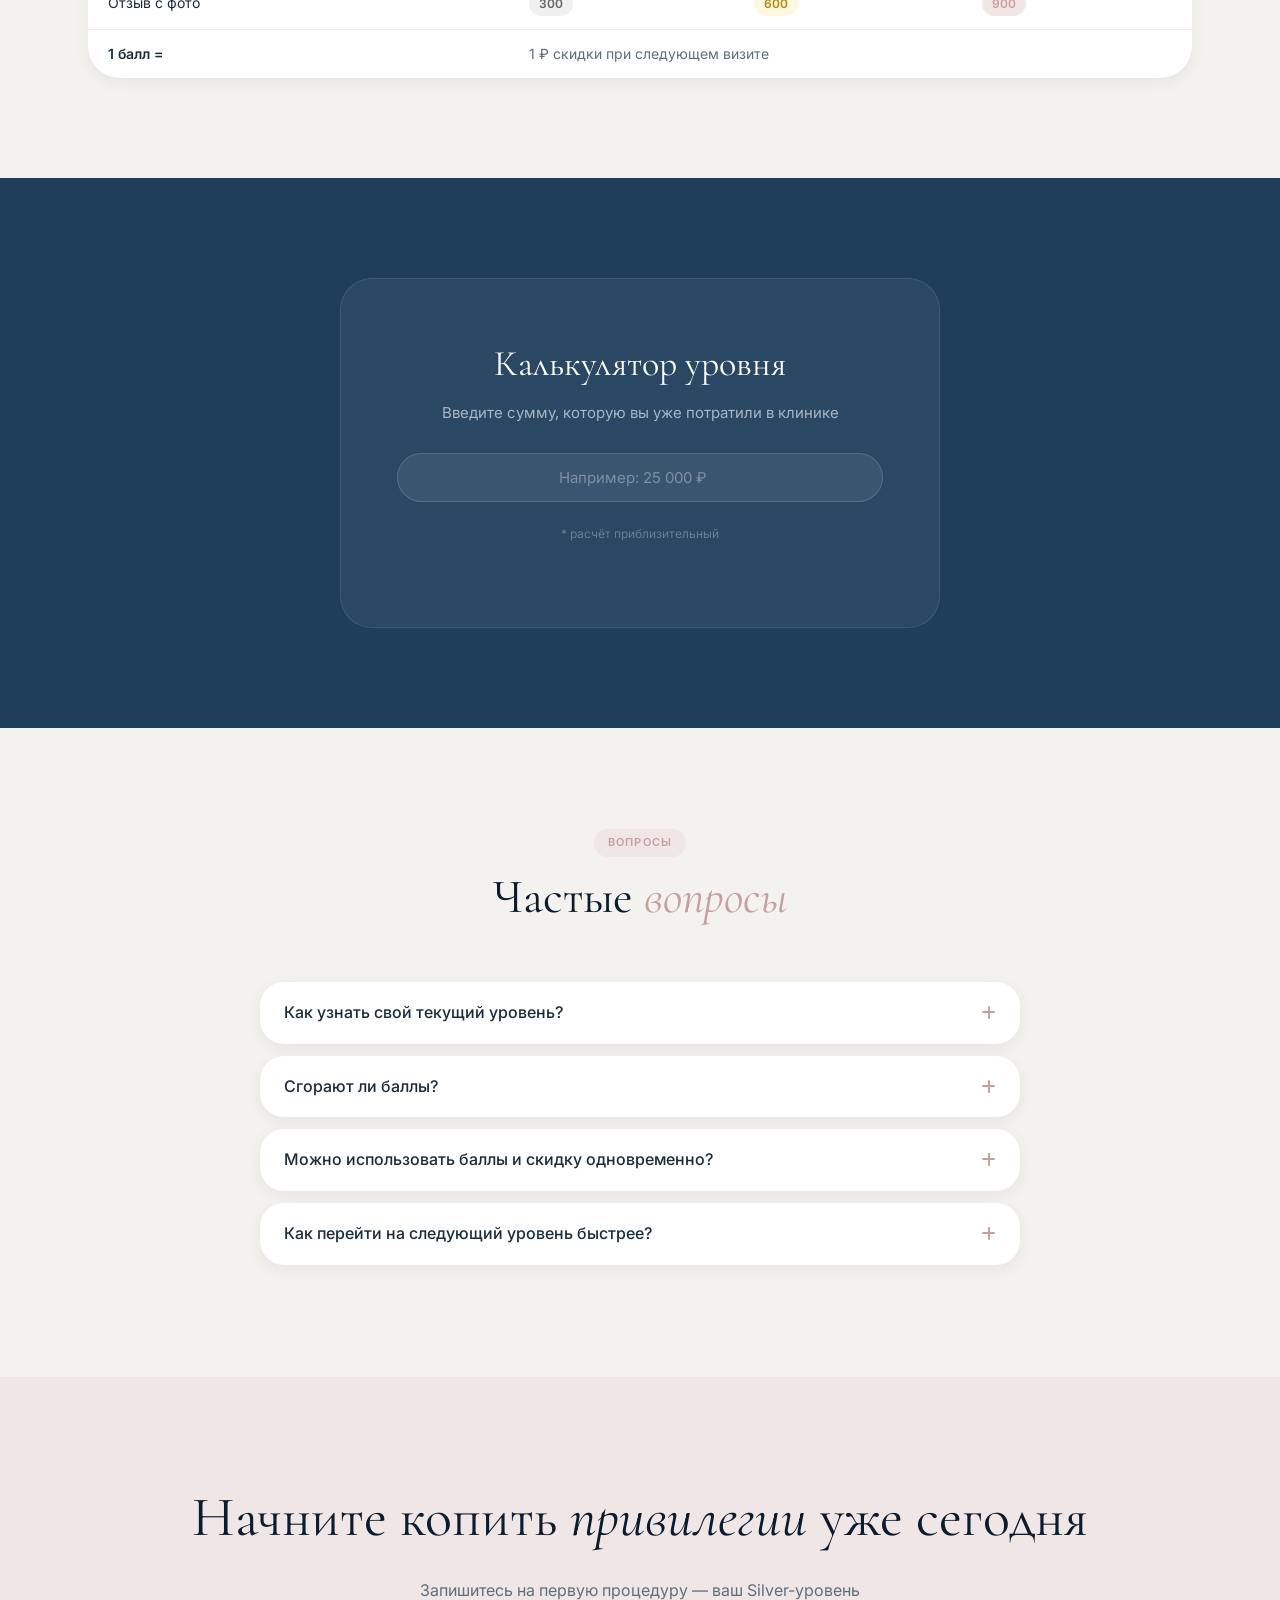
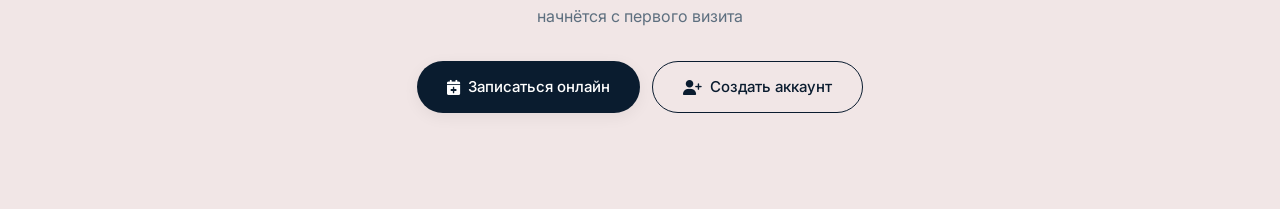
<file: blueclinik/loyalty.html>
<!DOCTYPE html>
<html lang="ru">
<head>
    <meta charset="UTF-8">
    <meta name="viewport" content="width=device-width, initial-scale=1.0">
    <title>Программа лояльности | BlueClinik</title>
    <link href="https://fonts.googleapis.com/css2?family=Cormorant+Garamond:ital,wght@0,400;0,600;1,400&family=Inter:wght@300;400;500;600&display=swap" rel="stylesheet">
    <link rel="stylesheet" href="https://cdnjs.cloudflare.com/ajax/libs/font-awesome/6.5.1/css/all.min.css">
    <style>
        *,*::before,*::after{margin:0;padding:0;box-sizing:border-box}
        :root{--bg:#F4F2EF;--white:#FFF;--dark:#0A1C2F;--mid:#1F3E5C;--accent:#C89F9F;--accent-light:#F1E6E6;--text:#1A2C3A;--muted:#5D6F7F;--shadow-sm:0 4px 16px rgba(0,0,0,.06);--shadow-md:0 8px 28px rgba(0,0,0,.10);--shadow-lg:0 20px 48px rgba(0,0,0,.14);--r-sm:16px;--r-md:24px;--r-lg:32px;--r-pill:60px;--transition:all 0.3s cubic-bezier(.4,0,.2,1)}
        html{scroll-behavior:smooth}
        body{font-family:'Inter',sans-serif;background:var(--bg);color:var(--text);line-height:1.6;overflow-x:hidden}
        .container{max-width:1200px;margin:0 auto;padding:0 clamp(16px,4vw,48px)}
        .header{background:var(--white);box-shadow:0 1px 0 rgba(0,0,0,.07);padding:15px 0;position:sticky;top:0;z-index:100}
        .header-row{display:flex;align-items:center;justify-content:space-between;gap:16px;flex-wrap:wrap}
        .logo{font-family:'Cormorant Garamond',serif;font-size:clamp(22px,3vw,28px);font-weight:600;color:var(--dark);text-decoration:none}
        .logo em{color:var(--accent);font-style:italic}
        .btn{display:inline-flex;align-items:center;justify-content:center;gap:8px;padding:10px 22px;border-radius:var(--r-pill);font-weight:500;font-size:14px;cursor:pointer;border:none;text-decoration:none;transition:var(--transition);white-space:nowrap;font-family:'Inter',sans-serif}
        .btn-primary{background:var(--dark);color:#fff;box-shadow:var(--shadow-sm)}
        .btn-primary:hover{background:var(--mid);transform:translateY(-2px)}
        .btn-outline{background:transparent;border:1.5px solid var(--dark);color:var(--dark)}
        .btn-outline:hover{background:var(--dark);color:#fff}
        .btn-accent{background:var(--accent);color:var(--dark)}
        .btn-accent:hover{background:#B88888;transform:translateY(-2px)}
        .btn-sm{padding:7px 16px;font-size:13px}
        .section-tag{display:inline-block;background:var(--accent-light);color:var(--accent);font-size:11px;font-weight:600;letter-spacing:.1em;text-transform:uppercase;padding:5px 14px;border-radius:var(--r-pill);margin-bottom:12px}
        .section-title{font-family:'Cormorant Garamond',serif;font-size:clamp(28px,4vw,48px);font-weight:400;color:var(--dark);line-height:1.2}
        .section-title em{color:var(--accent);font-style:italic}
        .section-sub{margin-top:12px;color:var(--muted);font-size:15px;max-width:560px;margin-inline:auto}
        .section-header{text-align:center;margin-bottom:clamp(32px,5vw,56px)}
        .lhero{background:linear-gradient(135deg,#0d0820 0%,#1a0a2e 40%,#2d1b4e 70%,#0d0820 100%);padding:clamp(60px,10vw,120px) 0;text-align:center;position:relative;overflow:hidden}
        .lhero::before{content:'';position:absolute;inset:0;background:radial-gradient(ellipse at 30% 50%,rgba(200,159,159,.15) 0%,transparent 60%),radial-gradient(ellipse at 70% 30%,rgba(212,160,23,.08) 0%,transparent 50%)}
        .lhero-inner{position:relative;z-index:1}
        .htag{display:inline-flex;align-items:center;gap:8px;background:rgba(200,159,159,.15);border:1px solid rgba(200,159,159,.3);color:#F1E6E6;padding:6px 18px;border-radius:var(--r-pill);font-size:12px;letter-spacing:.1em;text-transform:uppercase;margin-bottom:24px}
        .htitle{font-family:'Cormorant Garamond',serif;font-size:clamp(38px,7vw,80px);font-weight:400;color:#fff;line-height:1.1;margin-bottom:20px}
        .htitle em{color:var(--accent);font-style:italic}
        .hsub{font-size:clamp(14px,1.8vw,18px);color:rgba(255,255,255,.65);max-width:600px;margin:0 auto 40px;line-height:1.7}
        .hcta{display:flex;gap:12px;justify-content:center;flex-wrap:wrap}
        .levels-sec{padding:clamp(48px,8vw,100px) 0}
        .lg{display:grid;grid-template-columns:repeat(auto-fit,minmax(min(280px,100%),1fr));gap:24px;margin-top:clamp(32px,5vw,56px)}
        .lc{border-radius:var(--r-lg);padding:clamp(28px,4vw,44px);position:relative;overflow:hidden;transition:var(--transition)}
        .lc:hover{transform:translateY(-8px)}
        .lc-s{background:linear-gradient(135deg,#1a1a1a,#2a2a2a);border:1px solid rgba(168,168,168,.3)}
        .lc-g{background:linear-gradient(135deg,#1a1200,#2d2000);border:1px solid rgba(212,160,23,.4)}
        .lc-p{background:linear-gradient(135deg,#1a0a2e,#2d1b4e);border:1px solid rgba(200,159,159,.4)}
        .lglow{position:absolute;top:-60px;right:-60px;width:200px;height:200px;border-radius:50%;filter:blur(60px);opacity:.3}
        .gs{background:radial-gradient(circle,#A8A8A8,transparent)}
        .gg{background:radial-gradient(circle,#D4A017,transparent)}
        .gp{background:radial-gradient(circle,#C89F9F,transparent)}
        .licon{font-size:clamp(36px,5vw,52px);margin-bottom:20px;display:block}
        .lname{font-family:'Cormorant Garamond',serif;font-size:clamp(28px,4vw,40px);font-weight:400;margin-bottom:6px}
        .lname-s{color:#D0D0D0}.lname-g{color:#FFD54F}.lname-p{color:#F1E6E6}
        .lthresh{font-size:12px;color:rgba(255,255,255,.4);margin-bottom:18px;letter-spacing:.05em}
        .ldisc{font-size:clamp(48px,7vw,72px);font-weight:700;line-height:1;margin-bottom:4px}
        .ld-s{color:#C0C0C0}.ld-g{color:#FFD54F}.ld-p{color:var(--accent)}
        .llabel{font-size:13px;color:rgba(255,255,255,.45);margin-bottom:24px}
        .lperks{list-style:none;display:flex;flex-direction:column;gap:10px;margin-bottom:24px}
        .lperks li{display:flex;align-items:center;gap:10px;color:rgba(255,255,255,.75);font-size:14px}
        .lperks li i{font-size:13px;flex-shrink:0}
        .pi-s i{color:#A8A8A8}.pi-g i{color:#D4A017}.pi-p i{color:var(--accent)}
        .lbtn{width:100%}
        .lb-s{background:rgba(168,168,168,.15);color:#D0D0D0;border:1px solid rgba(168,168,168,.3)}
        .lb-s:hover{background:rgba(168,168,168,.3)}
        .lb-g{background:rgba(212,160,23,.15);color:#FFD54F;border:1px solid rgba(212,160,23,.3)}
        .lb-g:hover{background:rgba(212,160,23,.3)}
        .lb-p{background:rgba(200,159,159,.15);color:#F1E6E6;border:1px solid rgba(200,159,159,.3)}
        .lb-p:hover{background:rgba(200,159,159,.3)}
        .popular-tag{position:absolute;top:16px;right:16px;padding:4px 12px;border-radius:var(--r-pill);font-size:11px;font-weight:600;letter-spacing:.06em}
        .pt-g{background:rgba(212,160,23,.2);border:1px solid rgba(212,160,23,.4);color:#FFD54F}
        .pt-p{background:rgba(200,159,159,.15);border:1px solid rgba(200,159,159,.35);color:#F1E6E6}
        .how-sec{background:var(--dark);padding:clamp(48px,8vw,100px) 0}
        .steps{display:grid;grid-template-columns:repeat(auto-fit,minmax(min(200px,100%),1fr));gap:clamp(20px,3vw,32px);margin-top:clamp(32px,5vw,56px)}
        .step{text-align:center;padding:clamp(20px,3vw,36px) clamp(12px,2vw,24px)}
        .snum{width:52px;height:52px;border-radius:50%;background:rgba(200,159,159,.15);border:1px solid rgba(200,159,159,.3);color:var(--accent);font-size:18px;font-weight:700;display:flex;align-items:center;justify-content:center;margin:0 auto 16px}
        .sicon{font-size:30px;margin-bottom:12px;display:block}
        .stitle{font-family:'Cormorant Garamond',serif;font-size:clamp(18px,2.5vw,24px);font-weight:400;color:#fff;margin-bottom:8px}
        .stext{font-size:13px;color:rgba(255,255,255,.5);line-height:1.7}
        .points-sec{padding:clamp(48px,8vw,100px) 0}
        .pt-wrap{background:var(--white);border-radius:var(--r-lg);overflow:hidden;box-shadow:var(--shadow-sm)}
        .pt-head{background:var(--dark);padding:22px 28px;display:flex;gap:14px;align-items:center}
        .pt-head h3{font-family:'Cormorant Garamond',serif;font-size:clamp(18px,2.5vw,26px);font-weight:400;color:#fff}
        .ptab{width:100%;border-collapse:collapse}
        .ptab th{background:#F8F6F3;padding:13px 20px;text-align:left;font-size:13px;font-weight:600;color:var(--dark);border-bottom:1px solid #ECEAE7}
        .ptab td{padding:13px 20px;border-bottom:1px solid #F0ECE8;font-size:14px}
        .ptab tr:last-child td{border-bottom:none}
        .ptab tr:hover td{background:#FBF9F7}
        .pb{display:inline-flex;align-items:center;gap:4px;padding:3px 10px;border-radius:var(--r-pill);font-size:12px;font-weight:600}
        .pb-s{background:#F0F0F0;color:#666}.pb-g{background:#FFF8E1;color:#B8860B}.pb-p{background:var(--accent-light);color:var(--accent)}
        .ov{overflow-x:auto}
        .calc-sec{background:var(--mid);padding:clamp(48px,8vw,100px) 0}
        .calc-card{background:rgba(255,255,255,.05);border:1px solid rgba(255,255,255,.1);border-radius:var(--r-lg);padding:clamp(28px,5vw,56px);max-width:600px;margin-inline:auto;text-align:center}
        .calc-card h3{font-family:'Cormorant Garamond',serif;font-size:clamp(22px,3.5vw,36px);font-weight:400;color:#fff;margin-bottom:8px}
        .calc-card>p{color:rgba(255,255,255,.6);margin-bottom:28px;font-size:15px}
        .cfield{width:100%;padding:14px 20px;border:1.5px solid rgba(255,255,255,.15);border-radius:var(--r-pill);background:rgba(255,255,255,.08);color:#fff;font-family:'Inter',sans-serif;font-size:15px;text-align:center;margin-bottom:8px;transition:var(--transition)}
        .cfield:focus{outline:none;border-color:var(--accent);background:rgba(255,255,255,.12)}
        .cfield::placeholder{color:rgba(255,255,255,.35)}
        .cresult{background:rgba(200,159,159,.1);border:1px solid rgba(200,159,159,.25);border-radius:var(--r-md);padding:24px;margin-top:20px}
        .clname{font-family:'Cormorant Garamond',serif;font-size:clamp(22px,3.5vw,36px);color:#fff;margin-bottom:4px}
        .csave{font-size:clamp(16px,2.5vw,22px);font-weight:700;color:var(--accent);margin-bottom:8px}
        .cdesc{font-size:13px;color:rgba(255,255,255,.5);line-height:1.6}
        .prog-wrap{margin-top:14px}
        .prog-label{display:flex;justify-content:space-between;font-size:11px;color:rgba(255,255,255,.45);margin-bottom:6px}
        .prog-bar{height:5px;background:rgba(255,255,255,.1);border-radius:3px;overflow:hidden}
        .prog-fill{height:100%;border-radius:3px;transition:width .6s ease}
        .pf-s{background:linear-gradient(90deg,#A8A8A8,#D0D0D0)}
        .pf-g{background:linear-gradient(90deg,#D4A017,#FFD54F)}
        .pf-p{background:linear-gradient(90deg,var(--accent),#F1E6E6)}
        .faq-sec{padding:clamp(48px,8vw,100px) 0}
        .faq-item{background:var(--white);border-radius:var(--r-md);margin-bottom:12px;box-shadow:var(--shadow-sm);overflow:hidden}
        .faq-q{display:flex;justify-content:space-between;align-items:center;padding:18px 24px;cursor:pointer;font-weight:500;gap:12px}
        .faq-q i{color:var(--accent);transition:transform .3s;flex-shrink:0}
        .faq-item.open .faq-q i{transform:rotate(45deg)}
        .faq-a{max-height:0;overflow:hidden;transition:max-height .35s ease,padding .3s;color:var(--muted);font-size:14px;line-height:1.7;padding:0 24px}
        .faq-item.open .faq-a{max-height:200px;padding:0 24px 18px}
        .cta-sec{background:var(--accent-light);padding:clamp(48px,8vw,96px) 0;text-align:center}
        .cta-sec h2{font-family:'Cormorant Garamond',serif;font-size:clamp(28px,5vw,56px);font-weight:400;color:var(--dark);margin-bottom:16px}
        .cta-sec p{color:var(--muted);font-size:16px;margin-bottom:32px;max-width:480px;margin-inline:auto}
        .cta-btns{display:flex;gap:12px;justify-content:center;flex-wrap:wrap}
        @media(max-width:768px){.hcta{flex-direction:column;align-items:center}.lg{grid-template-columns:1fr}}
    </style>
</head>
<body>

<header class="header">
    <div class="container">
        <div class="header-row">
            <a href="index.html" class="logo">Blue<em>Clinik</em></a>
            <nav style="display:flex;gap:10px;flex-wrap:wrap">
                <a href="index.html" class="btn btn-outline btn-sm"><i class="fas fa-arrow-left"></i> На главную</a>
                <a href="booking.html" class="btn btn-primary btn-sm"><i class="fas fa-calendar-check"></i> Записаться</a>
                <a href="dashboard.html" class="btn btn-outline btn-sm" id="cabinetBtn" style="display:none"><i class="fas fa-user"></i> Кабинет</a>
            </nav>
        </div>
    </div>
</header>

<section class="lhero">
    <div class="lhero-inner">
        <div class="container">
            <div class="htag"><i class="fas fa-crown"></i> Программа лояльности</div>
            <h1 class="htitle">Ваша красота<br>заслуживает <em>привилегий</em></h1>
            <p class="hsub">Каждая процедура приближает вас к новому уровню. Три уровня привилегий — от Silver до Platinum.</p>
            <div class="hcta">
                <a href="booking.html" class="btn btn-accent" style="padding:13px 30px;font-size:15px"><i class="fas fa-star"></i> Начать накапливать баллы</a>
                <a href="#levels" class="btn" style="background:rgba(255,255,255,.1);border:1.5px solid rgba(255,255,255,.25);color:#fff;padding:13px 30px;font-size:15px"><i class="fas fa-chevron-down"></i> Об уровнях</a>
            </div>
        </div>
    </div>
</section>

<section class="levels-sec" id="levels">
    <div class="container">
        <div class="section-header">
            <div class="section-tag">Три уровня привилегий</div>
            <h2 class="section-title">Выберите свой <em>уровень</em></h2>
            <p class="section-sub">Чем больше доверяете нам — тем щедрее наши привилегии</p>
        </div>
        <div class="lg">
            <div class="lc lc-s">
                <div class="lglow gs"></div>
                <span class="licon">🥈</span>
                <div class="lname lname-s">Silver</div>
                <div class="lthresh">от 10 000 ₽ потраченных</div>
                <div class="ldisc ld-s">5%</div>
                <div class="llabel">скидка на все процедуры</div>
                <ul class="lperks">
                    <li class="pi-s"><i class="fas fa-check-circle"></i> Скидка 5% на все услуги</li>
                    <li class="pi-s"><i class="fas fa-check-circle"></i> Приоритетная запись</li>
                    <li class="pi-s"><i class="fas fa-check-circle"></i> Напоминание о процедурах</li>
                    <li class="pi-s"><i class="fas fa-check-circle"></i> Поздравление в день рождения</li>
                    <li class="pi-s"><i class="fas fa-gift"></i> Подарок при первом визите</li>
                </ul>
                <a href="booking.html" class="btn lbtn lb-s">Получить Silver</a>
            </div>
            <div class="lc lc-g" style="transform:scale(1.03)">
                <div class="lglow gg"></div>
                <div class="popular-tag pt-g">ПОПУЛЯРНЫЙ</div>
                <span class="licon">🥇</span>
                <div class="lname lname-g">Gold</div>
                <div class="lthresh">от 50 000 ₽ потраченных</div>
                <div class="ldisc ld-g">10%</div>
                <div class="llabel">скидка на все процедуры</div>
                <ul class="lperks">
                    <li class="pi-g"><i class="fas fa-check-circle"></i> Скидка 10% на все услуги</li>
                    <li class="pi-g"><i class="fas fa-check-circle"></i> Бесплатная консультация</li>
                    <li class="pi-g"><i class="fas fa-check-circle"></i> Ранняя запись на акции</li>
                    <li class="pi-g"><i class="fas fa-check-circle"></i> Персональный менеджер</li>
                    <li class="pi-g"><i class="fas fa-gift"></i> Подарок 3 000 ₽ в день рождения</li>
                    <li class="pi-g"><i class="fas fa-star"></i> Двойные баллы на всё</li>
                </ul>
                <a href="booking.html" class="btn lbtn lb-g">Получить Gold</a>
            </div>
            <div class="lc lc-p">
                <div class="lglow gp"></div>
                <div class="popular-tag pt-p">ПРЕМИУМ</div>
                <span class="licon">💎</span>
                <div class="lname lname-p">Platinum</div>
                <div class="lthresh">от 150 000 ₽ потраченных</div>
                <div class="ldisc ld-p">15%</div>
                <div class="llabel">скидка на все процедуры</div>
                <ul class="lperks">
                    <li class="pi-p"><i class="fas fa-check-circle"></i> Скидка 15% на все услуги</li>
                    <li class="pi-p"><i class="fas fa-check-circle"></i> VIP-приём без очереди</li>
                    <li class="pi-p"><i class="fas fa-check-circle"></i> Закрытые мероприятия клиники</li>
                    <li class="pi-p"><i class="fas fa-check-circle"></i> Комплиментарные процедуры</li>
                    <li class="pi-p"><i class="fas fa-gift"></i> Подарок 10 000 ₽ в день рождения</li>
                    <li class="pi-p"><i class="fas fa-crown"></i> Персональный beauty-план</li>
                    <li class="pi-p"><i class="fas fa-star"></i> Тройные баллы на всё</li>
                </ul>
                <a href="booking.html" class="btn lbtn lb-p">Получить Platinum</a>
            </div>
        </div>
    </div>
</section>

<section class="how-sec" id="how">
    <div class="container">
        <div class="section-header">
            <div class="section-tag" style="background:rgba(200,159,159,.15);color:var(--accent)">Это просто</div>
            <h2 class="section-title" style="color:#fff">Как <em>получить</em> привилегии</h2>
            <p class="section-sub" style="color:rgba(255,255,255,.5)">Четыре шага до вашего уровня лояльности</p>
        </div>
        <div class="steps">
            <div class="step"><div class="snum">1</div><span class="sicon"><i class="fas fa-pen-alt" style="color: #fff;"></i></span><div class="stitle">Зарегистрируйтесь</div><p class="stext">Создайте личный кабинет на сайте или попросите администратора при первом визите.</p></div>
            <div class="step"><div class="snum">2</div><span class="sicon"><i class="fas fa-spa" style="color: #fff;"></i></span><div class="stitle">Посещайте процедуры</div><p class="stext">За каждый потраченный рубль автоматически начисляются баллы. 1 рубль = 1 балл.</p></div>
            <div class="step"><div class="snum">3</div><span class="sicon"><i class="fas fa-trophy" style="color: #fff;"></i></span><div class="stitle">Получите уровень</div><p class="stext">При достижении порога вы автоматически переходите на следующий уровень.</p></div>
            <div class="step"><div class="snum">4</div><span class="sicon"><i class="fas fa-gift" style="color: #fff;"></i></span><div class="stitle">Пользуйтесь скидками</div><p class="stext">Скидки применяются при каждом визите. Баллы можно тратить как рубли.</p></div>
        </div>
    </div>
</section>

<section class="points-sec" id="points">
    <div class="container">
        <div class="section-header">
            <div class="section-tag">Начисление баллов</div>
            <h2 class="section-title">За что вы <em>получаете</em> баллы</h2>
        </div>
        <div class="pt-wrap">
            <div class="pt-head"><i class="fas fa-star" style="color:var(--accent);font-size:18px"></i><h3>Таблица начисления баллов</h3></div>
            <div class="ov">
                <table class="ptab">
                    <thead><tr><th>Действие</th><th>Silver</th><th>Gold</th><th>Platinum</th></tr></thead>
                    <tbody>
                        <tr><td>Каждые 100 ₽ на процедуру</td><td><span class="pb pb-s">100 баллов</span></td><td><span class="pb pb-g">200 баллов</span></td><td><span class="pb pb-p">300 баллов</span></td></tr>
                        <tr><td>Первый визит</td><td><span class="pb pb-s">500</span></td><td><span class="pb pb-g">1 000</span></td><td><span class="pb pb-p">1 500</span></td></tr>
                        <tr><td>Рекомендация другу</td><td><span class="pb pb-s">1 000</span></td><td><span class="pb pb-g">2 000</span></td><td><span class="pb pb-p">3 000</span></td></tr>
                        <tr><td>День рождения (в месяц)</td><td><span class="pb pb-s">500</span></td><td><span class="pb pb-g">3 000</span></td><td><span class="pb pb-p">10 000</span></td></tr>
                        <tr><td>Отзыв с фото</td><td><span class="pb pb-s">300</span></td><td><span class="pb pb-g">600</span></td><td><span class="pb pb-p">900</span></td></tr>
                        <tr><td style="font-weight:600">1 балл =</td><td colspan="3" style="color:var(--muted)">1 ₽ скидки при следующем визите</td></tr>
                    </tbody>
                </table>
            </div>
        </div>
    </div>
</section>

<section class="calc-sec" id="calculator">
    <div class="container">
        <div class="calc-card">
            <h3>Калькулятор уровня</h3>
            <p>Введите сумму, которую вы уже потратили в клинике</p>
            <input type="number" class="cfield" id="spendInput" placeholder="Например: 25 000 ₽" min="0" step="1000">
            <div class="cresult" id="calcResult" style="display:none">
                <div class="clname" id="resLevel"></div>
                <div class="csave" id="resSavings"></div>
                <div class="cdesc" id="resDesc"></div>
                <div class="prog-wrap" id="progWrap">
                    <div class="prog-label"><span id="progFrom"></span><span id="progTo"></span></div>
                    <div class="prog-bar"><div class="prog-fill" id="progFill" style="width:0%"></div></div>
                </div>
            </div>
            <p style="color:rgba(255,255,255,.3);font-size:12px;margin-top:14px">* расчёт приблизительный</p>
        </div>
    </div>
</section>

<section class="faq-sec">
    <div class="container">
        <div class="section-header">
            <div class="section-tag">Вопросы</div>
            <h2 class="section-title">Частые <em>вопросы</em></h2>
        </div>
        <div style="max-width:760px;margin-inline:auto">
            <div class="faq-item"><div class="faq-q"><span>Как узнать свой текущий уровень?</span><i class="fas fa-plus"></i></div><div class="faq-a">Ваш уровень и количество баллов доступны в личном кабинете на сайте. Администратор клиники также может сообщить эту информацию при визите.</div></div>
            <div class="faq-item"><div class="faq-q"><span>Сгорают ли баллы?</span><i class="fas fa-plus"></i></div><div class="faq-a">Баллы действительны 12 месяцев с момента начисления. Если вы не посещали клинику более года, неиспользованные баллы сгорают. Уровень сохраняется при регулярных визитах (раз в год).</div></div>
            <div class="faq-item"><div class="faq-q"><span>Можно использовать баллы и скидку одновременно?</span><i class="fas fa-plus"></i></div><div class="faq-a">Да! Скидка уровня применяется автоматически, а баллы можно использовать дополнительно или продолжать накапливать.</div></div>
            <div class="faq-item"><div class="faq-q"><span>Как перейти на следующий уровень быстрее?</span><i class="fas fa-plus"></i></div><div class="faq-a">Пишите отзывы, рекомендуйте нас друзьям и приходите на день рождения — за всё это начисляются дополнительные баллы, которые ускоряют переход.</div></div>
        </div>
    </div>
</section>

<section class="cta-sec">
    <div class="container">
        <h2>Начните копить <em>привилегии</em> уже сегодня</h2>
        <p>Запишитесь на первую процедуру — ваш Silver-уровень начнётся с первого визита</p>
        <div class="cta-btns">
            <a href="booking.html" class="btn btn-primary" style="padding:13px 30px;font-size:15px"><i class="fas fa-calendar-plus"></i> Записаться онлайн</a>
            <a href="register.html" class="btn btn-outline" style="padding:13px 30px;font-size:15px"><i class="fas fa-user-plus"></i> Создать аккаунт</a>
        </div>
    </div>
</section>

<script src="auth.js"></script>
<script>
(function(){if(typeof getCurrentUser==='function'){const u=getCurrentUser();const b=document.getElementById('cabinetBtn');if(u&&b)b.style.display='inline-flex';}})();
document.querySelectorAll('.faq-item').forEach(item=>{item.querySelector('.faq-q').addEventListener('click',()=>{const was=item.classList.contains('open');document.querySelectorAll('.faq-item').forEach(i=>i.classList.remove('open'));if(!was)item.classList.add('open');});});
document.querySelectorAll('a[href^="#"]').forEach(a=>{a.addEventListener('click',e=>{const t=document.querySelector(a.getAttribute('href'));if(t){e.preventDefault();t.scrollIntoView({behavior:'smooth',block:'start'});}});});
const LVLS=[{name:'🥈 Silver',from:0,to:50000,disc:5,next:'Gold',cls:'pf-s'},{name:'🥇 Gold',from:50000,to:150000,disc:10,next:'Platinum',cls:'pf-g'},{name:'💎 Platinum',from:150000,to:Infinity,disc:15,next:null,cls:'pf-p'}];
document.getElementById('spendInput').addEventListener('input',function(){
    const v=parseInt(this.value)||0;
    const box=document.getElementById('calcResult');
    if(v<=0){box.style.display='none';return;}
    box.style.display='block';
    const l=LVLS.find(x=>v<x.to)||LVLS[LVLS.length-1];
    document.getElementById('resLevel').textContent=l.name;
    document.getElementById('resSavings').textContent='Скидка '+l.disc+'% · экономия ~'+(Math.round(v*l.disc/100)).toLocaleString('ru-RU')+' ₽';
    if(l.next){
        document.getElementById('resDesc').textContent='До уровня '+l.next+' осталось '+(l.to-v).toLocaleString('ru-RU')+' ₽';
        const pct=Math.min(100,((v-l.from)/(l.to-l.from))*100);
        const f=document.getElementById('progFill');f.style.width=pct+'%';f.className='prog-fill '+l.cls;
        document.getElementById('progFrom').textContent=l.name.split(' ')[1]||'';
        document.getElementById('progTo').textContent=l.next;
        document.getElementById('progWrap').style.display='block';
    } else {
        document.getElementById('resDesc').textContent='Вы достигли максимального уровня Platinum!';
        document.getElementById('progWrap').style.display='none';
    }
});
</script>
</body>
</html>
</file>
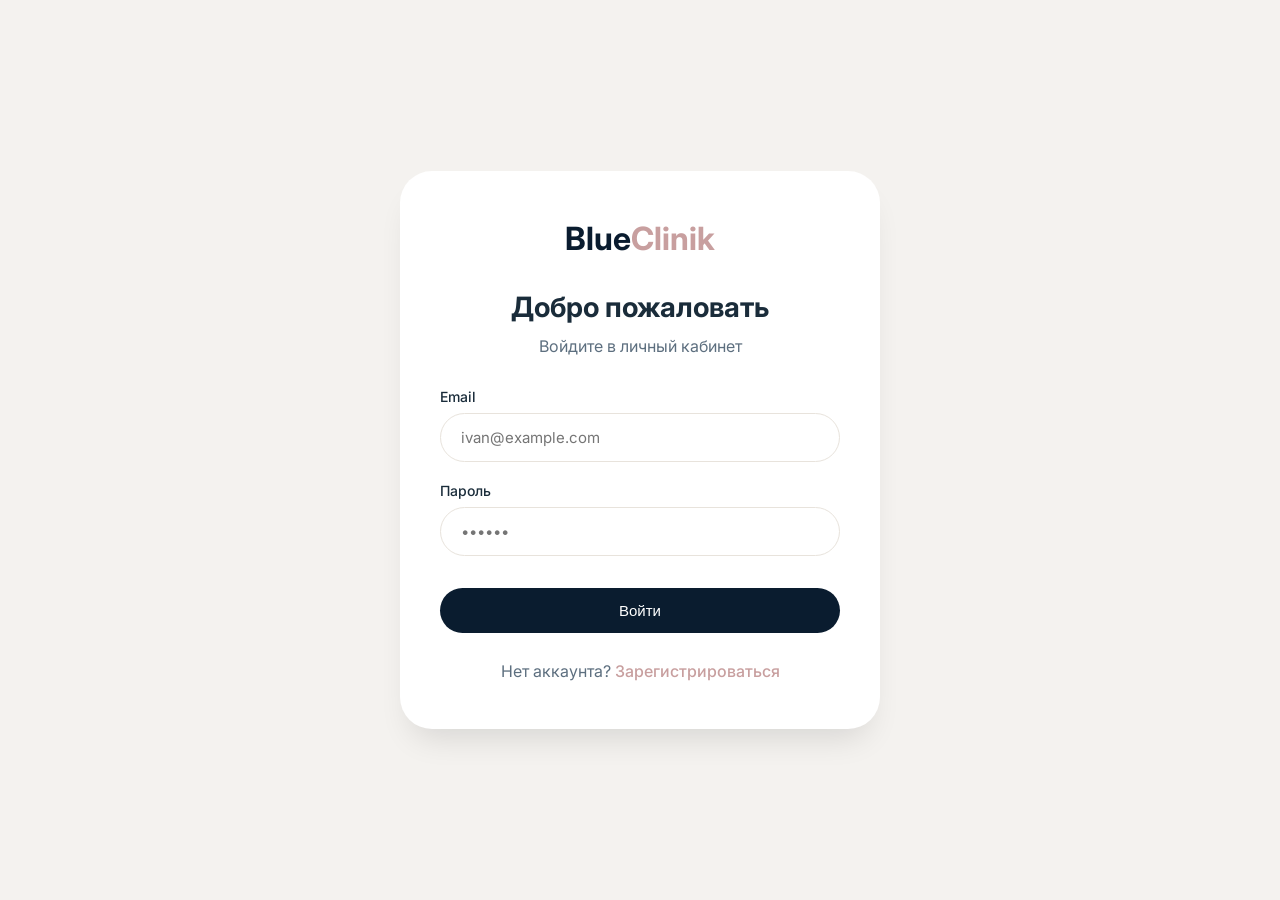
<file: blueclinik/master-dashboard.html>
<!DOCTYPE html>
<html lang="ru">
<head>
    <meta charset="UTF-8">
    <meta name="viewport" content="width=device-width, initial-scale=1.0, user-scalable=yes">
    <title>Кабинет косметолога | BlueClinik</title>
    <link href="https://fonts.googleapis.com/css2?family=Inter:opsz,wght@14..32,300;400;500;600;700;800&display=swap" rel="stylesheet">
    <link rel="stylesheet" href="https://cdnjs.cloudflare.com/ajax/libs/font-awesome/6.5.1/css/all.min.css">
    <style>
        * { margin: 0; padding: 0; box-sizing: border-box; }
        
        :root {
            --bg: #F5F2EF;
            --card: #FFFFFF;
            --dark: #0A1C2F;
            --dark-light: #1F3E5C;
            --accent: #C89F9F;
            --accent-light: #F1E6E6;
            --text: #1A2C3A;
            --text-light: #5D6F7F;
            --success: #4CAF50;
            --warning: #FF9800;
            --danger: #EF5350;
            --info: #2196F3;
            --shadow: 0 10px 40px -12px rgba(0,0,0,0.08);
            --shadow-hover: 0 20px 40px -16px rgba(0,0,0,0.12);
            --radius: 24px;
            --radius-sm: 16px;
        }
        
        body {
            font-family: 'Inter', sans-serif;
            background: var(--bg);
            color: var(--text);
            line-height: 1.5;
        }
        
        .container { max-width: 1400px; margin: 0 auto; padding: 0 32px; }
        
        .header {
            background: var(--card);
            padding: 16px 0;
            box-shadow: var(--shadow);
            position: sticky;
            top: 0;
            z-index: 100;
        }
        
        .header-inner {
            display: flex;
            justify-content: space-between;
            align-items: center;
            flex-wrap: wrap;
            gap: 16px;
        }
        
        .logo {
            font-size: 28px;
            font-weight: 800;
            text-decoration: none;
            color: var(--dark);
            letter-spacing: -0.5px;
        }
        .logo span { color: var(--accent); font-weight: 500; }
        
        .badge {
            background: var(--accent-light);
            padding: 6px 16px;
            border-radius: 60px;
            font-size: 13px;
            font-weight: 600;
            color: var(--accent);
        }
        
        .btn {
            display: inline-flex;
            align-items: center;
            gap: 8px;
            padding: 10px 24px;
            border-radius: 60px;
            font-weight: 500;
            font-size: 14px;
            cursor: pointer;
            border: none;
            transition: all 0.2s ease;
            text-decoration: none;
        }
        .btn-primary { background: var(--dark); color: white; }
        .btn-primary:hover { background: var(--dark-light); transform: translateY(-2px); }
        .btn-outline { background: transparent; border: 1.5px solid var(--dark); color: var(--dark); }
        .btn-outline:hover { background: var(--dark); color: white; }
        .btn-success { background: var(--success); color: white; }
        .btn-danger { background: var(--danger); color: white; }
        .btn-sm { padding: 6px 14px; font-size: 12px; }
        
        .stats-grid {
            display: grid;
            grid-template-columns: repeat(4, 1fr);
            gap: 24px;
            margin: 32px 0;
        }
        
        .stat-card {
            background: var(--card);
            border-radius: var(--radius);
            padding: 24px;
            display: flex;
            align-items: center;
            gap: 16px;
            box-shadow: var(--shadow);
            transition: all 0.2s;
        }
        .stat-card:hover { transform: translateY(-4px); box-shadow: var(--shadow-hover); }
        
        .stat-icon {
            width: 56px;
            height: 56px;
            background: var(--accent-light);
            border-radius: 50%;
            display: flex;
            align-items: center;
            justify-content: center;
            font-size: 26px;
            color: var(--accent);
        }
        
        .stat-number { font-size: 32px; font-weight: 800; color: var(--dark); }
        .stat-label { font-size: 13px; color: var(--text-light); margin-top: 4px; }
        
        .tabs {
            display: flex;
            gap: 12px;
            margin-bottom: 28px;
            flex-wrap: wrap;
            border-bottom: 2px solid #E8E3DC;
            padding-bottom: 8px;
        }
        
        .tab-btn {
            background: none;
            border: none;
            padding: 10px 28px;
            border-radius: 60px;
            font-weight: 600;
            font-size: 15px;
            cursor: pointer;
            transition: all 0.2s;
            color: var(--text-light);
        }
        .tab-btn.active {
            background: var(--dark);
            color: white;
        }
        
        .tab-pane { display: none; }
        .tab-pane.active { display: block; animation: fadeIn 0.3s ease; }
        @keyframes fadeIn { from { opacity: 0; transform: translateY(10px); } to { opacity: 1; transform: translateY(0); } }
        
        .card {
            background: var(--card);
            border-radius: var(--radius);
            padding: 28px;
            box-shadow: var(--shadow);
        }
        
        .table-wrapper {
            background: var(--card);
            border-radius: var(--radius);
            overflow-x: auto;
            box-shadow: var(--shadow);
        }
        table { width: 100%; border-collapse: collapse; }
        th, td { padding: 16px 20px; text-align: left; border-bottom: 1px solid #E8E3DC; }
        th { background: #F8F6F3; font-weight: 600; color: var(--dark); }
        tr:hover { background: var(--accent-light); }
        
        .status {
            padding: 4px 12px;
            border-radius: 60px;
            font-size: 12px;
            font-weight: 600;
            display: inline-block;
        }
        .status-pending { background: #FFF3E0; color: var(--warning); }
        .status-confirmed { background: #E8F5E9; color: var(--success); }
        .status-completed { background: #E3F2FD; color: var(--info); }
        .status-cancelled { background: #FFEBEE; color: var(--danger); }
        
        .schedule-grid {
            display: grid;
            grid-template-columns: repeat(7, 1fr);
            gap: 12px;
            margin-top: 20px;
        }
        .schedule-day {
            background: var(--bg);
            padding: 16px 12px;
            border-radius: var(--radius-sm);
            text-align: center;
            cursor: pointer;
            border: 2px solid transparent;
            transition: all 0.2s;
        }
        .schedule-day.active {
            background: var(--accent-light);
            border-color: var(--accent);
        }
        .schedule-day input {
            margin-top: 10px;
            width: 100%;
            padding: 6px;
            font-size: 11px;
            border: 1px solid #ddd;
            border-radius: 20px;
            text-align: center;
            font-family: inherit;
        }
        
        .services-grid {
            display: grid;
            grid-template-columns: repeat(auto-fill, minmax(280px, 1fr));
            gap: 24px;
        }
        .service-card {
            background: var(--card);
            border-radius: var(--radius-sm);
            padding: 20px;
            box-shadow: var(--shadow);
            border: 1px solid #E8E3DC;
            transition: all 0.2s;
        }
        .service-card:hover { transform: translateY(-4px); box-shadow: var(--shadow-hover); }
        .service-name { font-size: 18px; font-weight: 700; margin-bottom: 4px; }
        .service-price { font-size: 24px; font-weight: 800; color: var(--accent); margin: 12px 0; }
        .service-duration { color: var(--text-light); font-size: 13px; margin-bottom: 16px; }
        
        .welcome-banner {
            background: linear-gradient(135deg, var(--dark) 0%, var(--dark-light) 100%);
            color: white;
            padding: 32px 36px;
            border-radius: var(--radius);
            margin-bottom: 32px;
            display: flex;
            justify-content: space-between;
            align-items: center;
            flex-wrap: wrap;
            gap: 20px;
        }
        .welcome-banner h1 { font-size: 28px; margin-bottom: 6px; }
        .today-date {
            background: rgba(255,255,255,0.15);
            padding: 10px 20px;
            border-radius: 60px;
            font-size: 14px;
        }
        
        .modal {
            display: none;
            position: fixed;
            inset: 0;
            background: rgba(0,0,0,0.5);
            z-index: 1000;
            align-items: center;
            justify-content: center;
        }
        .modal.show { display: flex; }
        .modal-content {
            background: white;
            border-radius: var(--radius);
            padding: 32px;
            max-width: 450px;
            width: 90%;
        }
        .modal-content input {
            width: 100%;
            padding: 14px 18px;
            border: 1px solid #E8E3DC;
            border-radius: 60px;
            margin-bottom: 16px;
            font-family: inherit;
            font-size: 14px;
        }
        .modal-content h3 { margin-bottom: 24px; font-size: 22px; }
        
        .empty-state {
            text-align: center;
            padding: 60px 20px;
            color: var(--text-light);
        }
        .empty-state i { font-size: 56px; margin-bottom: 16px; opacity: 0.5; }
        
        .client-name { font-weight: 700; }
        .client-phone { font-size: 12px; color: var(--text-light); margin-top: 2px; }
        
        @media (max-width: 992px) {
            .stats-grid { grid-template-columns: repeat(2, 1fr); }
            .schedule-grid { grid-template-columns: repeat(4, 1fr); }
        }
        @media (max-width: 768px) {
            .container { padding: 0 20px; }
            .stats-grid { grid-template-columns: 1fr; }
            .schedule-grid { grid-template-columns: repeat(2, 1fr); }
            .welcome-banner { flex-direction: column; text-align: center; }
        }
    </style>
</head>
<body>

<header class="header">
    <div class="container">
        <div class="header-inner">
            <a href="index.html" class="logo">Blue<span>Clinik</span></a>
            <div style="display: flex; align-items: center; gap: 12px; flex-wrap: wrap;">
                <span class="badge"><i class="fas fa-stethoscope"></i> Косметолог</span>
                <span id="masterName" style="font-weight: 500;"></span>
                <a href="index.html" class="btn btn-outline btn-sm"><i class="fas fa-home"></i> На сайт</a>
                <button onclick="logout()" class="btn btn-outline btn-sm"><i class="fas fa-sign-out-alt"></i> Выйти</button>
            </div>
        </div>
    </div>
</header>

<main style="padding: 32px 0 48px;">
    <div class="container">
        <div class="welcome-banner">
            <div>
                <h1><i class="fas fa-spa"></i> Добро пожаловать, <span id="welcomeName"></span>!</h1>
                <p>Управляйте записями, расписанием и услугами в одном месте</p>
            </div>
            <div class="today-date">
                <i class="fas fa-calendar-day"></i> <span id="todayDate"></span>
            </div>
        </div>

        <div class="stats-grid">
            <div class="stat-card"><div class="stat-icon"><i class="fas fa-calendar-day"></i></div><div><div class="stat-number" id="todayCount">0</div><div class="stat-label">записей на сегодня</div></div></div>
            <div class="stat-card"><div class="stat-icon"><i class="fas fa-calendar-week"></i></div><div><div class="stat-number" id="weekCount">0</div><div class="stat-label">записей на неделе</div></div></div>
            <div class="stat-card"><div class="stat-icon"><i class="fas fa-users"></i></div><div><div class="stat-number" id="clientsCount">0</div><div class="stat-label">уникальных клиентов</div></div></div>
            <div class="stat-card"><div class="stat-icon"><i class="fas fa-ruble-sign"></i></div><div><div class="stat-number" id="revenueTotal">0</div><div class="stat-label">выручка (₽)</div></div></div>
        </div>

        <div class="tabs">
            <button class="tab-btn active" data-tab="appointments"><i class="fas fa-calendar-check"></i> Записи</button>
            <button class="tab-btn" data-tab="schedule"><i class="fas fa-clock"></i> Расписание</button>
            <button class="tab-btn" data-tab="services"><i class="fas fa-syringe"></i> Услуги</button>
            <button class="tab-btn" data-tab="clients"><i class="fas fa-users"></i> Клиенты</button>
        </div>

        <div class="tab-pane active" id="appointmentsTab"><div class="table-wrapper"><div id="appointmentsList"></div></div></div>
        <div class="tab-pane" id="scheduleTab"><div class="card"><h3 style="margin-bottom:20px;"><i class="fas fa-calendar-alt"></i> Настройка графика работы</h3><p style="color:var(--text-light);margin-bottom:20px;">Нажмите на день, чтобы включить/отключить, и укажите часы работы через запятую</p><div id="scheduleGrid" class="schedule-grid"></div><button class="btn btn-primary" style="margin-top:28px;" onclick="saveSchedule()"><i class="fas fa-save"></i> Сохранить расписание</button></div></div>
        <div class="tab-pane" id="servicesTab"><div style="display:flex;justify-content:space-between;align-items:center;margin-bottom:24px;flex-wrap:wrap;gap:16px;"><h2 style="font-size:22px;"><i class="fas fa-syringe"></i> Мои услуги</h2><button class="btn btn-primary" onclick="openServiceModal()"><i class="fas fa-plus"></i> Добавить услугу</button></div><div id="servicesList" class="services-grid"></div></div>
        <div class="tab-pane" id="clientsTab"><div class="table-wrapper"><div id="clientsList"></div></div></div>
    </div>
</main>

<div id="serviceModal" class="modal"><div class="modal-content"><h3><i class="fas fa-plus-circle"></i> Новая услуга</h3><input type="text" id="serviceName" placeholder="Название услуги"><input type="number" id="servicePrice" placeholder="Стоимость (₽)"><input type="number" id="serviceDuration" placeholder="Длительность (минут)"><div style="display:flex;gap:12px;margin-top:20px;"><button class="btn btn-primary" onclick="addService()">Добавить</button><button class="btn btn-outline" onclick="closeServiceModal()">Отмена</button></div></div></div>

<script src="auth.js"></script>
<script>
    let currentMaster = null;
    let allAppointments = [];
    let masterSchedule = null;
    let masterServices = [];

    function init() {
        currentMaster = getCurrentUser();
        
        if (!currentMaster || (currentMaster.role !== 'master' && currentMaster.role !== 'admin')) {
            alert('Доступ только для косметологов');
            window.location.href = 'login.html';
            return;
        }
        
        document.getElementById('masterName').innerHTML = `<i class="fas fa-user-circle"></i> ${currentMaster.fullname}`;
        document.getElementById('welcomeName').textContent = currentMaster.fullname;
        document.getElementById('todayDate').textContent = new Date().toLocaleDateString('ru-RU', { day: 'numeric', month: 'long', year: 'numeric' });
        
        loadData();
        setupTabs();
    }

    function loadData() {
        loadAppointments();
        loadSchedule();
        loadServices();
        updateStats();
        renderAppointments();
        renderSchedule();
        renderServices();
        renderClients();
    }

    function loadAppointments() {
        const key = `appointments_${currentMaster.id}`;
        allAppointments = JSON.parse(localStorage.getItem(key) || '[]');
        allAppointments.sort((a, b) => new Date(a.date + 'T' + a.time) - new Date(b.date + 'T' + b.time));
    }

    function loadSchedule() {
        const key = `schedule_${currentMaster.id}`;
        const defaultSchedule = {
            monday: { enabled: true, hours: ['09:00','10:00','11:00','12:00','13:00','14:00','15:00','16:00','17:00'] },
            tuesday: { enabled: true, hours: ['09:00','10:00','11:00','12:00','13:00','14:00','15:00','16:00','17:00'] },
            wednesday: { enabled: true, hours: ['09:00','10:00','11:00','12:00','13:00','14:00','15:00','16:00','17:00'] },
            thursday: { enabled: true, hours: ['09:00','10:00','11:00','12:00','13:00','14:00','15:00','16:00','17:00'] },
            friday: { enabled: true, hours: ['09:00','10:00','11:00','12:00','13:00','14:00','15:00','16:00','17:00'] },
            saturday: { enabled: false, hours: [] },
            sunday: { enabled: false, hours: [] }
        };
        const saved = localStorage.getItem(key);
        masterSchedule = saved ? JSON.parse(saved) : defaultSchedule;
    }

    function loadServices() {
        const key = `services_${currentMaster.id}`;
        const defaultServices = [
            { name: 'SMAS-лифтинг Ultraformer', price: 50990, duration: 60 },
            { name: 'Биоревитализация REVI', price: 15990, duration: 45 },
            { name: 'RF-лифтинг лица', price: 6900, duration: 30 }
        ];
        const saved = localStorage.getItem(key);
        masterServices = saved ? JSON.parse(saved) : defaultServices;
    }

    function updateStats() {
        const today = new Date().toISOString().split('T')[0];
        const todayBookings = allAppointments.filter(b => b.date === today && b.status !== 'cancelled');
        document.getElementById('todayCount').textContent = todayBookings.length;
        
        const weekFromNow = new Date();
        weekFromNow.setDate(weekFromNow.getDate() + 7);
        const weekBookings = allAppointments.filter(b => new Date(b.date) <= weekFromNow && b.status !== 'cancelled');
        document.getElementById('weekCount').textContent = weekBookings.length;
        
        const uniqueClients = new Set(allAppointments.map(b => b.clientId)).size;
        document.getElementById('clientsCount').textContent = uniqueClients;
        
        const revenue = allAppointments.reduce((sum, b) => sum + (b.status === 'completed' ? (b.price || 0) : 0), 0);
        document.getElementById('revenueTotal').textContent = revenue.toLocaleString();
    }

    function formatDate(dateStr) {
        const months = ['янв', 'фев', 'мар', 'апр', 'мая', 'июн', 'июл', 'авг', 'сен', 'окт', 'ноя', 'дек'];
        const [year, month, day] = dateStr.split('-');
        return `${parseInt(day)} ${months[parseInt(month)-1]}`;
    }

    function getStatusText(status) {
        const statuses = { pending: 'Ожидает', confirmed: 'Подтверждена', completed: 'Выполнена', cancelled: 'Отменена' };
        return statuses[status] || 'Ожидает';
    }

    function getStatusClass(status) {
        const classes = { pending: 'status-pending', confirmed: 'status-confirmed', completed: 'status-completed', cancelled: 'status-cancelled' };
        return classes[status] || 'status-pending';
    }

    function renderAppointments() {
        const container = document.getElementById('appointmentsList');
        if (allAppointments.length === 0) {
            container.innerHTML = `<div class="empty-state"><i class="fas fa-calendar-check"></i><p>У вас пока нет записей</p></div>`;
            return;
        }
        let html = `<table><thead><tr><th>Дата</th><th>Время</th><th>Клиент</th><th>Услуга</th><th>Стоимость</th><th>Статус</th><th>Действия</th></tr></thead><tbody>`;
        allAppointments.forEach(apt => {
            html += `<tr>
                <td><strong>${formatDate(apt.date)}</strong></td>
                <td>${apt.time}</td>
                <td><strong>${apt.clientName || 'Клиент'}</strong><br><small>${apt.clientPhone || ''}</small></td>
                <td>${apt.service}</td>
                <td>${(apt.price || 0).toLocaleString()} ₽</td>
                <td><span class="status ${getStatusClass(apt.status)}">${getStatusText(apt.status)}</span></td>
                <td class="action-btns">
                    ${apt.status !== 'confirmed' && apt.status !== 'cancelled' ? `<button class="btn btn-success btn-sm" onclick="updateStatus(${apt.id}, 'confirmed')"><i class="fas fa-check"></i></button>` : ''}
                    ${apt.status !== 'completed' && apt.status !== 'cancelled' ? `<button class="btn btn-primary btn-sm" onclick="updateStatus(${apt.id}, 'completed')"><i class="fas fa-check-double"></i></button>` : ''}
                    ${apt.status !== 'cancelled' ? `<button class="btn btn-danger btn-sm" onclick="updateStatus(${apt.id}, 'cancelled')"><i class="fas fa-times"></i></button>` : ''}
                </td>
            </tr>`;
        });
        container.innerHTML = html + '</tbody></table>';
    }

    function updateStatus(appointmentId, newStatus) {
        const appointment = allAppointments.find(apt => apt.id === appointmentId);
        if (!appointment) return;
        
        // Обновляем статус в localStorage
        appointment.status = newStatus;
        localStorage.setItem(`appointments_${currentMaster.id}`, JSON.stringify(allAppointments));
        
        // Также обновляем у клиента
        const clientAppointmentsKey = `appointments_${appointment.clientId}`;
        const clientAppointments = JSON.parse(localStorage.getItem(clientAppointmentsKey) || '[]');
        const clientAptIndex = clientAppointments.findIndex(a => a.id === appointmentId);
        if (clientAptIndex !== -1) {
            clientAppointments[clientAptIndex].status = newStatus;
            localStorage.setItem(clientAppointmentsKey, JSON.stringify(clientAppointments));
        }
        
        const messages = { confirmed: 'Запись подтверждена', completed: 'Запись отмечена как выполненная', cancelled: 'Запись отменена' };
        alert(messages[newStatus]);
        
        updateStats();
        renderAppointments();
        renderClients();
    }

    function renderSchedule() {
        const days = { monday: 'Пн', tuesday: 'Вт', wednesday: 'Ср', thursday: 'Чт', friday: 'Пт', saturday: 'Сб', sunday: 'Вс' };
        let html = '';
        for (const [key, label] of Object.entries(days)) {
            const day = masterSchedule[key];
            html += `<div class="schedule-day ${day.enabled ? 'active' : ''}" onclick="toggleDay('${key}')">
                <strong>${label}</strong>
                <div style="font-size:11px;margin-top:5px;">${day.enabled ? day.hours.length + ' ч.' : 'Выходной'}</div>
                <input type="text" id="hours_${key}" value="${day.hours.join(', ')}" placeholder="09:00,10:00,11:00" style="display:${day.enabled ? 'block' : 'none'}" onclick="event.stopPropagation()"></div>`;
        }
        document.getElementById('scheduleGrid').innerHTML = html;
    }

    function toggleDay(day) {
        masterSchedule[day].enabled = !masterSchedule[day].enabled;
        if (!masterSchedule[day].enabled) masterSchedule[day].hours = [];
        renderSchedule();
    }

    function saveSchedule() {
        const days = ['monday','tuesday','wednesday','thursday','friday','saturday','sunday'];
        days.forEach(day => {
            if (masterSchedule[day].enabled) {
                const input = document.getElementById(`hours_${day}`);
                if (input && input.value) {
                    masterSchedule[day].hours = input.value.split(',').map(h => h.trim()).filter(h => h);
                }
            }
        });
        localStorage.setItem(`schedule_${currentMaster.id}`, JSON.stringify(masterSchedule));
        alert('Расписание сохранено!');
        renderSchedule();
    }

    function renderServices() {
        const container = document.getElementById('servicesList');
        if (masterServices.length === 0) {
            container.innerHTML = `<div class="empty-state"><i class="fas fa-syringe"></i><p>Нет добавленных услуг</p><button class="btn btn-primary" onclick="openServiceModal()">Добавить первую услугу</button></div>`;
            return;
        }
        container.innerHTML = masterServices.map((service, index) => `
            <div class="service-card">
                <div class="service-name">${escapeHtml(service.name)}</div>
                <div class="service-price">${service.price.toLocaleString()} ₽</div>
                <div class="service-duration"><i class="far fa-clock"></i> ${service.duration} минут</div>
                <button class="btn btn-danger btn-sm" onclick="removeService(${index})"><i class="fas fa-trash"></i> Удалить</button>
            </div>
        `).join('');
    }

    function escapeHtml(str) { if (!str) return ''; return str.replace(/[&<>]/g, function(m) { if (m === '&') return '&amp;'; if (m === '<') return '&lt;'; if (m === '>') return '&gt;'; return m; }); }

    function openServiceModal() { document.getElementById('serviceModal').classList.add('show'); }
    function closeServiceModal() { document.getElementById('serviceModal').classList.remove('show'); document.getElementById('serviceName').value = ''; document.getElementById('servicePrice').value = ''; document.getElementById('serviceDuration').value = ''; }

    function addService() {
        const name = document.getElementById('serviceName').value.trim();
        const price = parseInt(document.getElementById('servicePrice').value);
        const duration = parseInt(document.getElementById('serviceDuration').value);
        if (!name || !price || !duration) { alert('Заполните все поля'); return; }
        if (price <= 0 || duration <= 0) { alert('Цена и длительность должны быть больше 0'); return; }
        masterServices.push({ name, price, duration });
        localStorage.setItem(`services_${currentMaster.id}`, JSON.stringify(masterServices));
        renderServices();
        closeServiceModal();
        alert('Услуга добавлена');
    }

    function removeService(index) {
        if (confirm('Удалить эту услугу?')) {
            masterServices.splice(index, 1);
            localStorage.setItem(`services_${currentMaster.id}`, JSON.stringify(masterServices));
            renderServices();
            alert('Услуга удалена');
        }
    }

    function renderClients() {
        const clients = new Map();
        allAppointments.forEach(apt => {
            if (!clients.has(apt.clientId)) {
                clients.set(apt.clientId, { name: apt.clientName, phone: apt.clientPhone, visits: 0, spent: 0 });
            }
            const client = clients.get(apt.clientId);
            client.visits++;
            if (apt.status === 'completed') { client.spent += (apt.price || 0); }
        });
        const container = document.getElementById('clientsList');
        const clientsArray = Array.from(clients.values()).sort((a,b) => b.spent - a.spent);
        if (clientsArray.length === 0) { container.innerHTML = `<div class="empty-state"><i class="fas fa-users"></i><p>Пока нет клиентов</p></div>`; return; }
        let html = `<table><thead><tr><th>Клиент</th><th>Телефон</th><th>Визитов</th><th>Потрачено (₽)</th></tr></thead><tbody>`;
        clientsArray.forEach(client => { html += `<tr><td><strong>${client.name || '—'}</strong></td><td>${client.phone || '—'}</td><td>${client.visits}</td><td>${client.spent.toLocaleString()} ₽</td></tr>`; });
        container.innerHTML = html + '</tbody></table>';
    }

    function setupTabs() {
        document.querySelectorAll('.tab-btn').forEach(btn => {
            btn.addEventListener('click', () => {
                document.querySelectorAll('.tab-btn').forEach(b => b.classList.remove('active'));
                btn.classList.add('active');
                document.querySelectorAll('.tab-pane').forEach(pane => pane.classList.remove('active'));
                document.getElementById(btn.dataset.tab + 'Tab').classList.add('active');
            });
        });
    }

    document.addEventListener('keydown', (e) => { if (e.key === 'Escape') closeServiceModal(); });
    window.onclick = function(event) { const modal = document.getElementById('serviceModal'); if (event.target === modal) closeServiceModal(); };
    init();
</script>
</body>
</html>
</file>
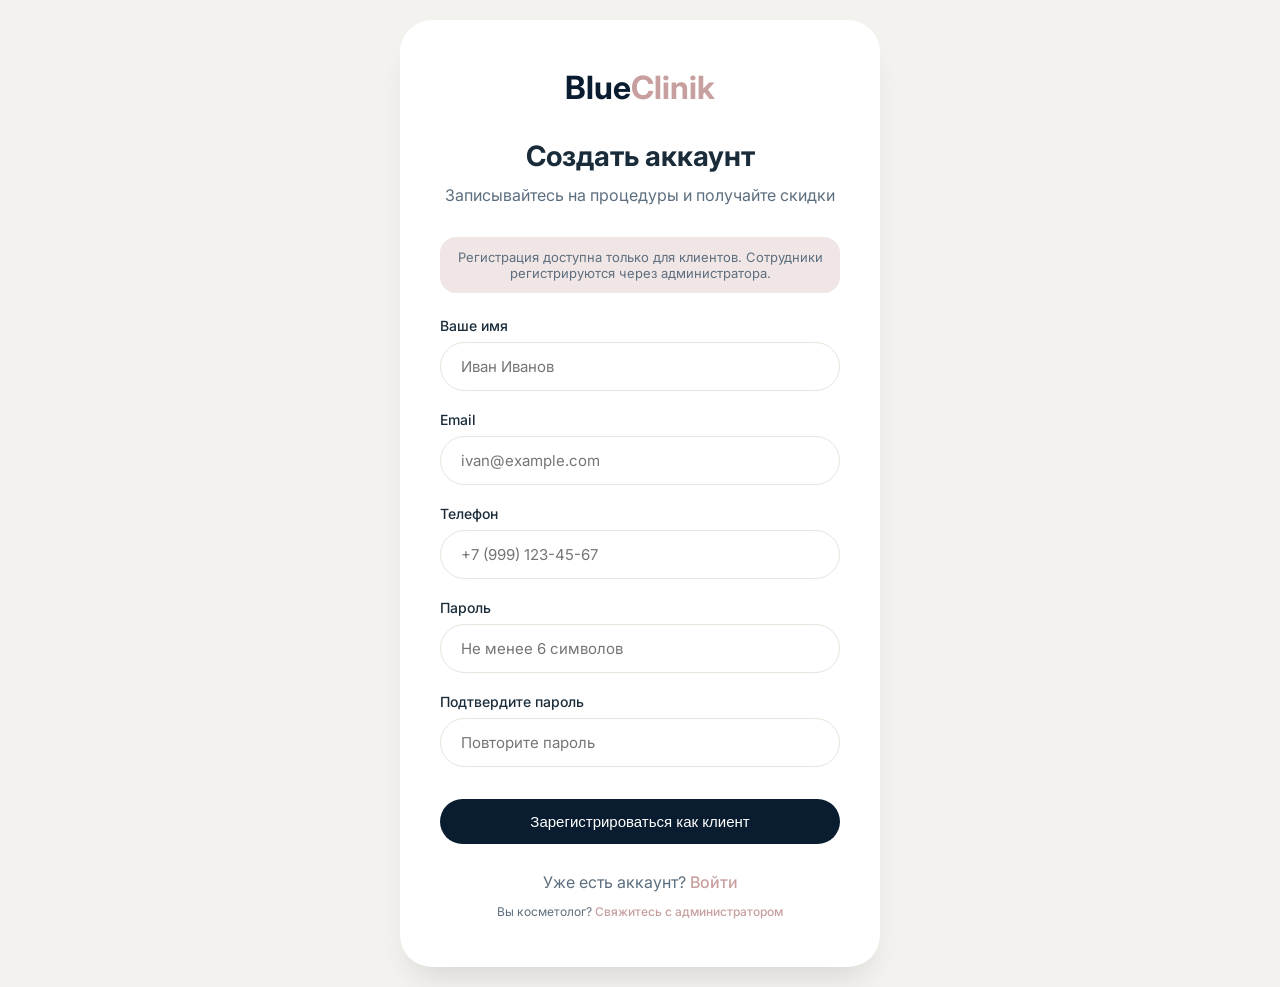
<file: blueclinik/register.html>
<!DOCTYPE html>
<html lang="ru">
<head>
    <meta charset="UTF-8">
    <meta name="viewport" content="width=device-width, initial-scale=1.0">
    <title>Регистрация | BlueClinik</title>
    <link href="https://fonts.googleapis.com/css2?family=Inter:opsz,wght@14..32,300;14..32,400;14..32,500;14..32,600;14..32,700&display=swap" rel="stylesheet">
    <link rel="stylesheet" href="https://cdnjs.cloudflare.com/ajax/libs/font-awesome/6.5.1/css/all.min.css">
    <style>
        * {
            margin: 0;
            padding: 0;
            box-sizing: border-box;
        }

        :root {
            --bg-page: #F4F2EF;
            --card-bg: #FFFFFF;
            --primary-dark: #0A1C2F;
            --primary-medium: #1F3E5C;
            --accent: #C89F9F;
            --accent-light: #F1E6E6;
            --text-dark: #1A2C3A;
            --text-medium: #5D6F7F;
            --shadow: 0 8px 28px -6px rgba(0, 0, 0, 0.06);
            --shadow-hover: 0 20px 32px -12px rgba(0, 0, 0, 0.12);
        }

        body {
            font-family: 'Inter', sans-serif;
            background-color: var(--bg-page);
            color: var(--text-dark);
            min-height: 100vh;
        }

        .auth-container {
            min-height: 100vh;
            display: flex;
            align-items: center;
            justify-content: center;
            padding: 20px;
        }

        .auth-card {
            background: var(--card-bg);
            border-radius: 32px;
            padding: 48px 40px;
            max-width: 480px;
            width: 100%;
            box-shadow: var(--shadow-hover);
            text-align: center;
        }

        .auth-logo {
            font-size: 32px;
            font-weight: 700;
            text-decoration: none;
            color: var(--primary-dark);
            display: inline-block;
            margin-bottom: 32px;
        }

        .auth-logo span {
            color: var(--accent);
        }

        .auth-card h2 {
            font-size: 28px;
            margin-bottom: 12px;
        }

        .auth-subtitle {
            color: var(--text-medium);
            margin-bottom: 32px;
        }

        .info-badge {
            background: var(--accent-light);
            padding: 12px 16px;
            border-radius: 16px;
            margin-bottom: 24px;
            font-size: 13px;
            color: var(--text-medium);
            display: flex;
            align-items: center;
            gap: 10px;
        }

        .auth-form .form-group {
            text-align: left;
            margin-bottom: 20px;
        }

        .auth-form label {
            display: block;
            margin-bottom: 8px;
            font-weight: 500;
            font-size: 14px;
        }

        .auth-form input {
            width: 100%;
            padding: 14px 20px;
            border: 1.5px solid #E8E3DC;
            border-radius: 60px;
            font-family: inherit;
            font-size: 15px;
            transition: all 0.3s;
        }

        .auth-form input:focus {
            outline: none;
            border-color: var(--accent);
        }

        .btn {
            display: inline-flex;
            align-items: center;
            justify-content: center;
            gap: 8px;
            padding: 14px 28px;
            font-weight: 500;
            border-radius: 60px;
            transition: all 0.3s ease;
            cursor: pointer;
            border: none;
            font-size: 15px;
            text-decoration: none;
        }

        .btn-primary {
            background: var(--primary-dark);
            color: white;
        }

        .btn-primary:hover {
            background: var(--primary-medium);
            transform: translateY(-2px);
        }

        .btn-full {
            width: 100%;
            margin-top: 12px;
        }

        .auth-footer {
            margin-top: 28px;
            color: var(--text-medium);
        }

        .auth-footer a {
            color: var(--accent);
            text-decoration: none;
            font-weight: 500;
        }

        .error-message, .success-message {
            margin-bottom: 24px;
            border-radius: 16px;
            padding: 12px;
            font-size: 14px;
            display: none;
        }

        .error-message {
            background: #FEF3F2;
            color: #D32F2F;
        }

        .success-message {
            background: #E8F5E9;
            color: #2E7D32;
        }

        .error-message.show, .success-message.show {
            display: block;
        }
    </style>
</head>
<body>
    <div class="auth-container">
        <div class="auth-card">
            <a href="index.html" class="auth-logo">Blue<span>Clinik</span></a>
            <h2>Создать аккаунт</h2>
            <p class="auth-subtitle">Записывайтесь на процедуры и получайте скидки</p>
            
            <div class="info-badge">
                Регистрация доступна только для клиентов. Сотрудники регистрируются через администратора.
            </div>
            
            <div id="errorMessage" class="error-message"></div>
            <div id="successMessage" class="success-message"></div>
            
            <form id="registerForm" class="auth-form">
                <div class="form-group">
                    <label>Ваше имя</label>
                    <input type="text" id="fullname" placeholder="Иван Иванов" required>
                </div>
                <div class="form-group">
                    <label>Email</label>
                    <input type="email" id="email" placeholder="ivan@example.com" required>
                </div>
                <div class="form-group">
                    <label>Телефон</label>
                    <input type="tel" id="phone" placeholder="+7 (999) 123-45-67" required>
                </div>
                <div class="form-group">
                    <label>Пароль</label>
                    <input type="password" id="password" placeholder="Не менее 6 символов" required>
                </div>
                <div class="form-group">
                    <label>Подтвердите пароль</label>
                    <input type="password" id="confirmPassword" placeholder="Повторите пароль" required>
                </div>
                <button type="submit" class="btn btn-primary btn-full">
                    Зарегистрироваться как клиент
                </button>
            </form>
            <p class="auth-footer">
                Уже есть аккаунт? <a href="login.html">Войти</a>
            </p>
            <p class="auth-footer" style="margin-top: 12px; font-size: 12px;">
                Вы косметолог? <a href="#" onclick="alert('Для регистрации как сотрудник обратитесь к администратору')">Свяжитесь с администратором</a>
            </p>
        </div>
    </div>

    <script src="auth.js"></script>
    <script>
        document.getElementById('registerForm').addEventListener('submit', function(e) {
            e.preventDefault();
            
            const fullname = document.getElementById('fullname').value.trim();
            const email = document.getElementById('email').value.trim();
            const phone = document.getElementById('phone').value.trim();
            const password = document.getElementById('password').value;
            const confirmPassword = document.getElementById('confirmPassword').value;
            
            const errorDiv = document.getElementById('errorMessage');
            const successDiv = document.getElementById('successMessage');
            
            errorDiv.classList.remove('show');
            successDiv.classList.remove('show');
            
            if (!fullname || !email || !phone || !password) {
                errorDiv.innerHTML = 'Пожалуйста, заполните все поля';
                errorDiv.classList.add('show');
                return;
            }
            
            if (password !== confirmPassword) {
                errorDiv.innerHTML = 'Пароли не совпадают';
                errorDiv.classList.add('show');
                return;
            }
            
            if (password.length < 6) {
                errorDiv.innerHTML = 'Пароль должен быть не менее 6 символов';
                errorDiv.classList.add('show');
                return;
            }
            
            const result = register(fullname, email, phone, password, 'client');
            
            if (result.success) {
                successDiv.innerHTML = 'Регистрация успешна! Перенаправление...';
                successDiv.classList.add('show');
                
                setTimeout(() => {
                    window.location.href = 'dashboard.html';
                }, 1500);
            } else {
                errorDiv.innerHTML = result.error;
                errorDiv.classList.add('show');
            }
        });
    </script>
</body>
</html>
</file>
